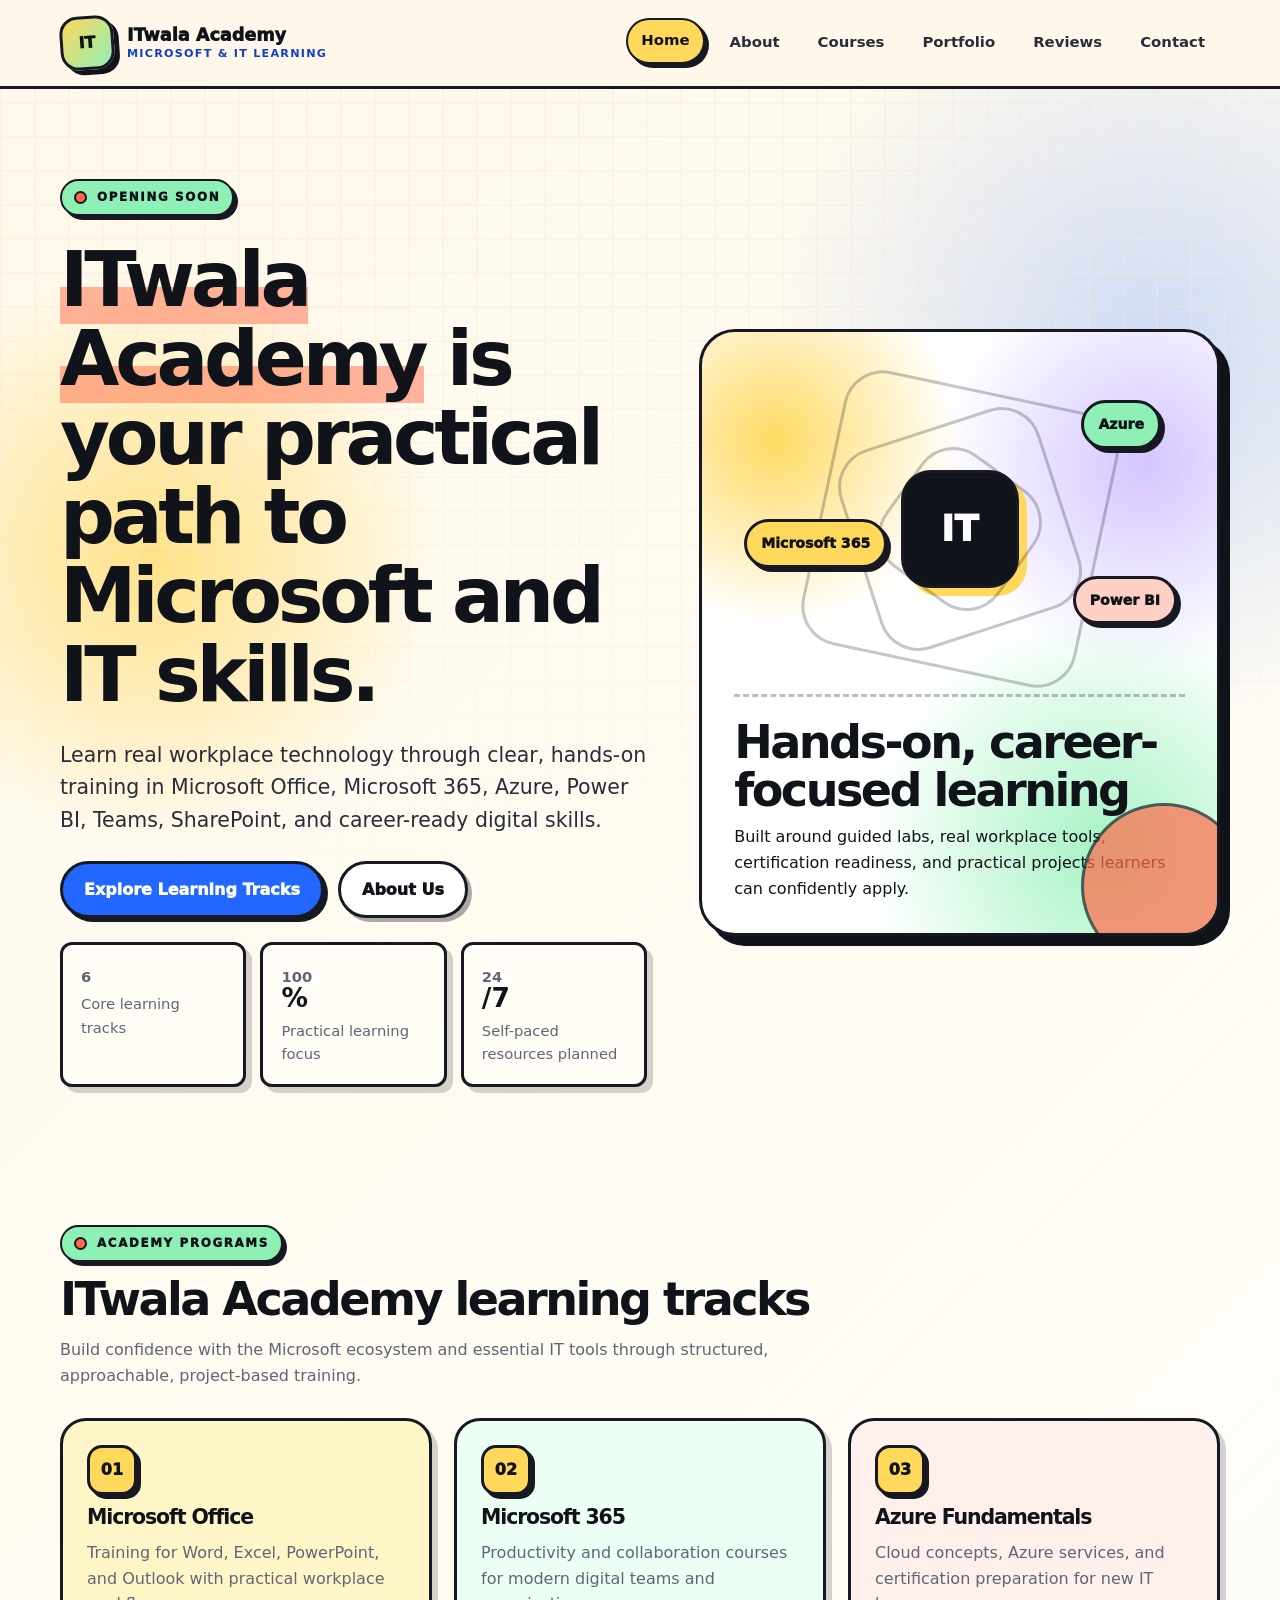
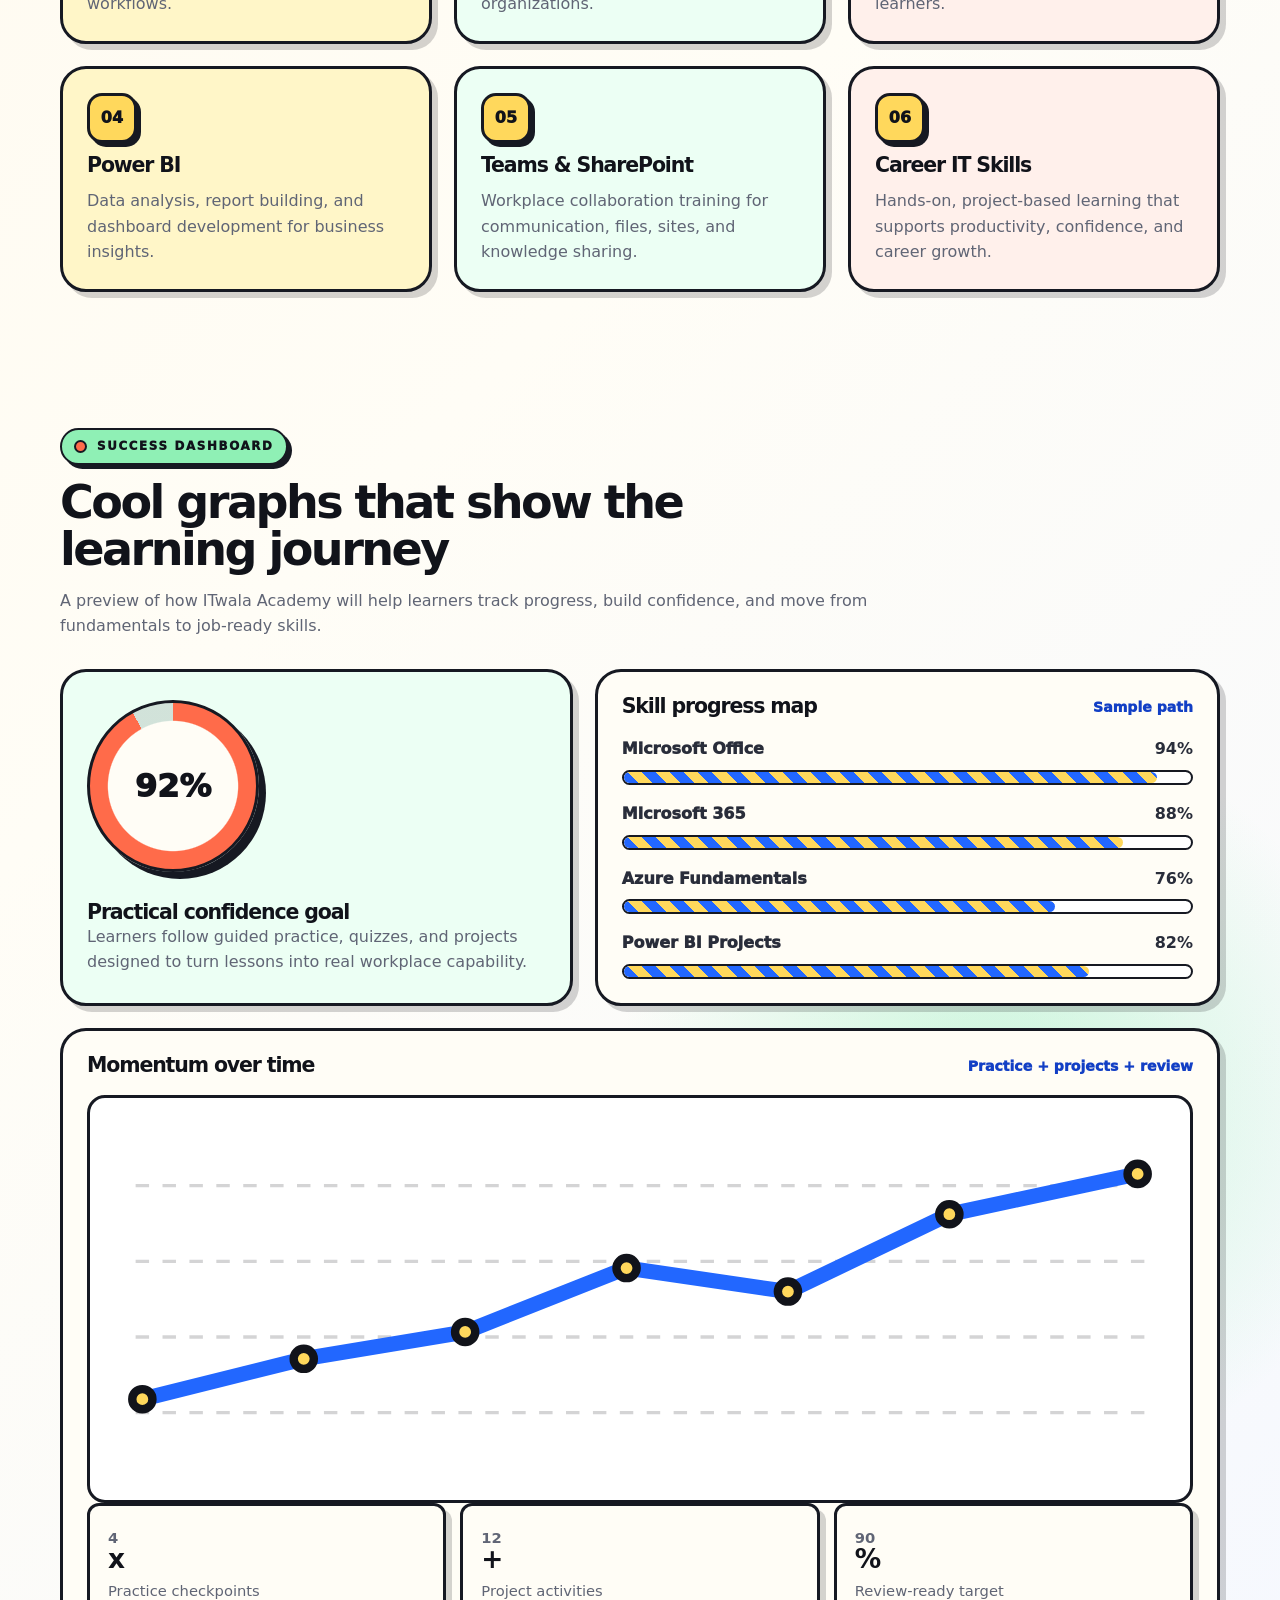
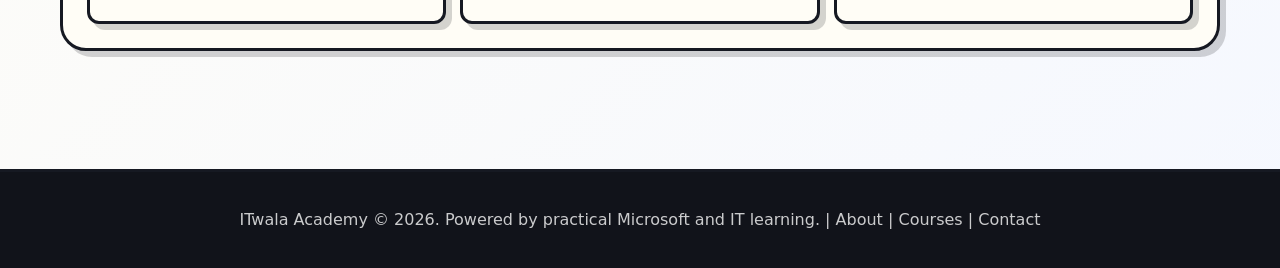
<file: index.html>
<!DOCTYPE html>
<html lang="en">
<head>
    <meta charset="UTF-8">
    <meta name="viewport" content="width=device-width, initial-scale=1.0">
    <title>ITwala Academy - Practical Microsoft &amp; IT Learning</title>
    <link rel="stylesheet" href="style.css">
    <script src="script.js" defer></script>
</head>
<body>
    <header class="site-header">
        <div class="site-shell">
            <div class="topbar">
                <a class="brand" href="index.html" aria-label="ITwala Academy home">
                    <span class="brand-mark">IT</span>
                    <span class="brand-text">
                        ITwala Academy
                        <small>Microsoft &amp; IT Learning</small>
                    </span>
                </a>

                <nav class="nav-links" aria-label="Primary navigation">
                    <a class="active" href="index.html">Home</a>
                    <a href="about.html">About</a>
                    <a href="courses.html">Courses</a>
                    <a href="portfolio.html">Portfolio</a>
                    <a href="customer-reviews.html">Reviews</a>
                    <a href="contact.html">Contact</a>
                </nav>
            </div>
        </div>
    </header>

    <main>
        <section class="site-shell hero">
            <div class="hero-content">
                <p class="eyebrow">Opening Soon</p>
                <h1><span class="gradient-text">ITwala Academy</span> is your practical path to Microsoft and IT skills.</h1>
                <p class="hero-lede">
                    Learn real workplace technology through clear, hands-on training in Microsoft Office,
                    Microsoft 365, Azure, Power BI, Teams, SharePoint, and career-ready digital skills.
                </p>

                <div class="cta-row">
                    <a class="button button-primary" href="#offerings">Explore Learning Tracks</a>
                    <a class="button button-secondary" href="about.html">About Us</a>
                </div>

                <div class="stats" aria-label="Academy highlights">
                    <div class="stat">
                        <strong><span class="counter" data-count="6">0</span></strong>
                        <span>Core learning tracks</span>
                    </div>
                    <div class="stat">
                        <strong><span class="counter" data-count="100">0</span>%</strong>
                        <span>Practical learning focus</span>
                    </div>
                    <div class="stat">
                        <strong><span class="counter" data-count="24">0</span>/7</strong>
                        <span>Self-paced resources planned</span>
                    </div>
                </div>
            </div>

            <aside class="nebula-card" aria-label="ITwala Academy learning focus">
                <div class="orbit">
                    <span class="orbit-ring"></span>
                    <span class="orbit-ring"></span>
                    <span class="orbit-ring"></span>
                    <span class="orbit-core">IT</span>
                    <span class="floating-chip chip-azure">Azure</span>
                    <span class="floating-chip chip-m365">Microsoft 365</span>
                    <span class="floating-chip chip-powerbi">Power BI</span>
                </div>

                <div class="card-footer">
                    <h2>Hands-on, career-focused learning</h2>
                    <p>
                        Built around guided labs, real workplace tools, certification readiness,
                        and practical projects learners can confidently apply.
                    </p>
                </div>
            </aside>
        </section>

        <section id="offerings" class="site-shell section">
            <div class="section-header">
                <p class="eyebrow">Academy Programs</p>
                <h2>ITwala Academy learning tracks</h2>
                <p>
                    Build confidence with the Microsoft ecosystem and essential IT tools through
                    structured, approachable, project-based training.
                </p>
            </div>

            <div class="offerings-grid">
                <article class="offering-card">
                    <div class="icon">01</div>
                    <h3>Microsoft Office</h3>
                    <p>Training for Word, Excel, PowerPoint, and Outlook with practical workplace workflows.</p>
                </article>

                <article class="offering-card">
                    <div class="icon">02</div>
                    <h3>Microsoft 365</h3>
                    <p>Productivity and collaboration courses for modern digital teams and organizations.</p>
                </article>

                <article class="offering-card">
                    <div class="icon">03</div>
                    <h3>Azure Fundamentals</h3>
                    <p>Cloud concepts, Azure services, and certification preparation for new IT learners.</p>
                </article>

                <article class="offering-card">
                    <div class="icon">04</div>
                    <h3>Power BI</h3>
                    <p>Data analysis, report building, and dashboard development for business insights.</p>
                </article>

                <article class="offering-card">
                    <div class="icon">05</div>
                    <h3>Teams &amp; SharePoint</h3>
                    <p>Workplace collaboration training for communication, files, sites, and knowledge sharing.</p>
                </article>

                <article class="offering-card">
                    <div class="icon">06</div>
                    <h3>Career IT Skills</h3>
                    <p>Hands-on, project-based learning that supports productivity, confidence, and career growth.</p>
                </article>
            </div>
        </section>

        <section id="success" class="site-shell section success-section">
            <div class="section-header">
                <p class="eyebrow">Success Dashboard</p>
                <h2>Cool graphs that show the learning journey</h2>
                <p>
                    A preview of how ITwala Academy will help learners track progress, build confidence,
                    and move from fundamentals to job-ready skills.
                </p>
            </div>

            <div class="success-lab" aria-label="Sample learner success graphs">
                <article class="graph-card success-overview">
                    <div class="radial-chart" style="--score: 92%;" aria-label="92 percent practical confidence goal">
                        <span>92%</span>
                    </div>
                    <div>
                        <h3>Practical confidence goal</h3>
                        <p>
                            Learners follow guided practice, quizzes, and projects designed to turn lessons
                            into real workplace capability.
                        </p>
                    </div>
                </article>

                <article class="graph-card">
                    <div class="graph-card-heading">
                        <h3>Skill progress map</h3>
                        <span>Sample path</span>
                    </div>

                    <div class="success-bars">
                        <div class="success-bar">
                            <div class="success-bar-label">
                                <span>Microsoft Office</span>
                                <strong>94%</strong>
                            </div>
                            <div class="success-bar-track">
                                <span class="success-bar-fill" data-value="94"></span>
                            </div>
                        </div>

                        <div class="success-bar">
                            <div class="success-bar-label">
                                <span>Microsoft 365</span>
                                <strong>88%</strong>
                            </div>
                            <div class="success-bar-track">
                                <span class="success-bar-fill" data-value="88"></span>
                            </div>
                        </div>

                        <div class="success-bar">
                            <div class="success-bar-label">
                                <span>Azure Fundamentals</span>
                                <strong>76%</strong>
                            </div>
                            <div class="success-bar-track">
                                <span class="success-bar-fill" data-value="76"></span>
                            </div>
                        </div>

                        <div class="success-bar">
                            <div class="success-bar-label">
                                <span>Power BI Projects</span>
                                <strong>82%</strong>
                            </div>
                            <div class="success-bar-track">
                                <span class="success-bar-fill" data-value="82"></span>
                            </div>
                        </div>
                    </div>
                </article>

                <article class="graph-card graph-card-wide">
                    <div class="graph-card-heading">
                        <h3>Momentum over time</h3>
                        <span>Practice + projects + review</span>
                    </div>

                    <div class="line-chart" aria-hidden="true">
                        <svg viewBox="0 0 640 220" role="img">
                            <defs>
                                <linearGradient id="lineGradient" x1="0" x2="1" y1="0" y2="0">
                                    <stop offset="0%" stop-color="#061225"></stop>
                                    <stop offset="55%" stop-color="#12345f"></stop>
                                    <stop offset="100%" stop-color="#2563eb"></stop>
                                </linearGradient>
                            </defs>
                            <path class="grid-line" d="M20 180H620"></path>
                            <path class="grid-line" d="M20 135H620"></path>
                            <path class="grid-line" d="M20 90H620"></path>
                            <path class="grid-line" d="M20 45H620"></path>
                            <polyline class="line-path" points="24,172 120,148 216,132 312,94 408,108 504,62 616,38"></polyline>
                            <circle cx="24" cy="172" r="6"></circle>
                            <circle cx="120" cy="148" r="6"></circle>
                            <circle cx="216" cy="132" r="6"></circle>
                            <circle cx="312" cy="94" r="6"></circle>
                            <circle cx="408" cy="108" r="6"></circle>
                            <circle cx="504" cy="62" r="6"></circle>
                            <circle cx="616" cy="38" r="6"></circle>
                        </svg>
                    </div>

                    <div class="success-metrics">
                        <div>
                            <strong><span class="counter" data-count="4">0</span>x</strong>
                            <span>Practice checkpoints</span>
                        </div>
                        <div>
                            <strong><span class="counter" data-count="12">0</span>+</strong>
                            <span>Project activities</span>
                        </div>
                        <div>
                            <strong><span class="counter" data-count="90">0</span>%</strong>
                            <span>Review-ready target</span>
                        </div>
                    </div>
                </article>
            </div>
        </section>
    </main>

    <footer class="site-footer">
        <div class="site-shell footer-inner">
            <p>
                ITwala Academy &copy; 2026. Powered by practical Microsoft and IT learning.
                <span aria-hidden="true"> | </span>
                <a href="about.html">About</a>
                <span aria-hidden="true"> | </span>
                <a href="courses.html">Courses</a>
                <span aria-hidden="true"> | </span>
                <a href="contact.html">Contact</a>
            </p>
        </div>
    </footer>
</body>
</html>
</file>
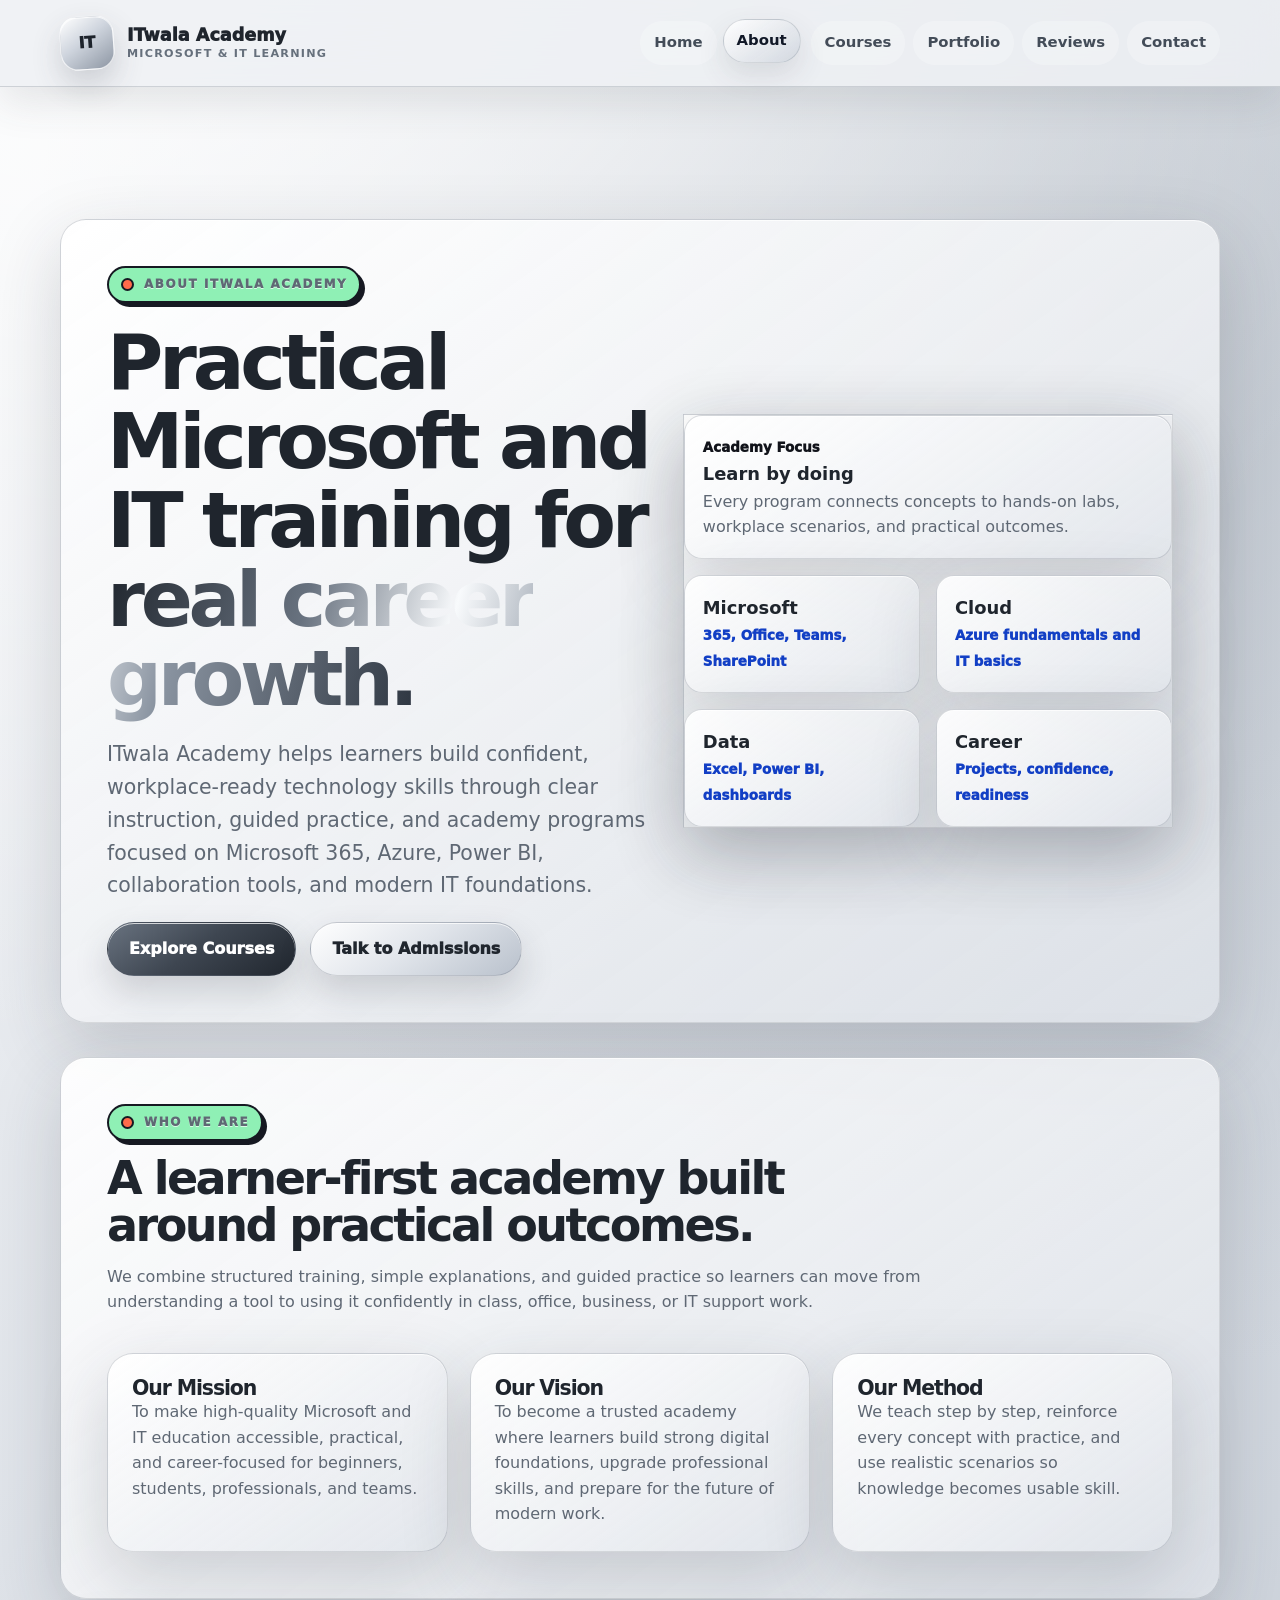
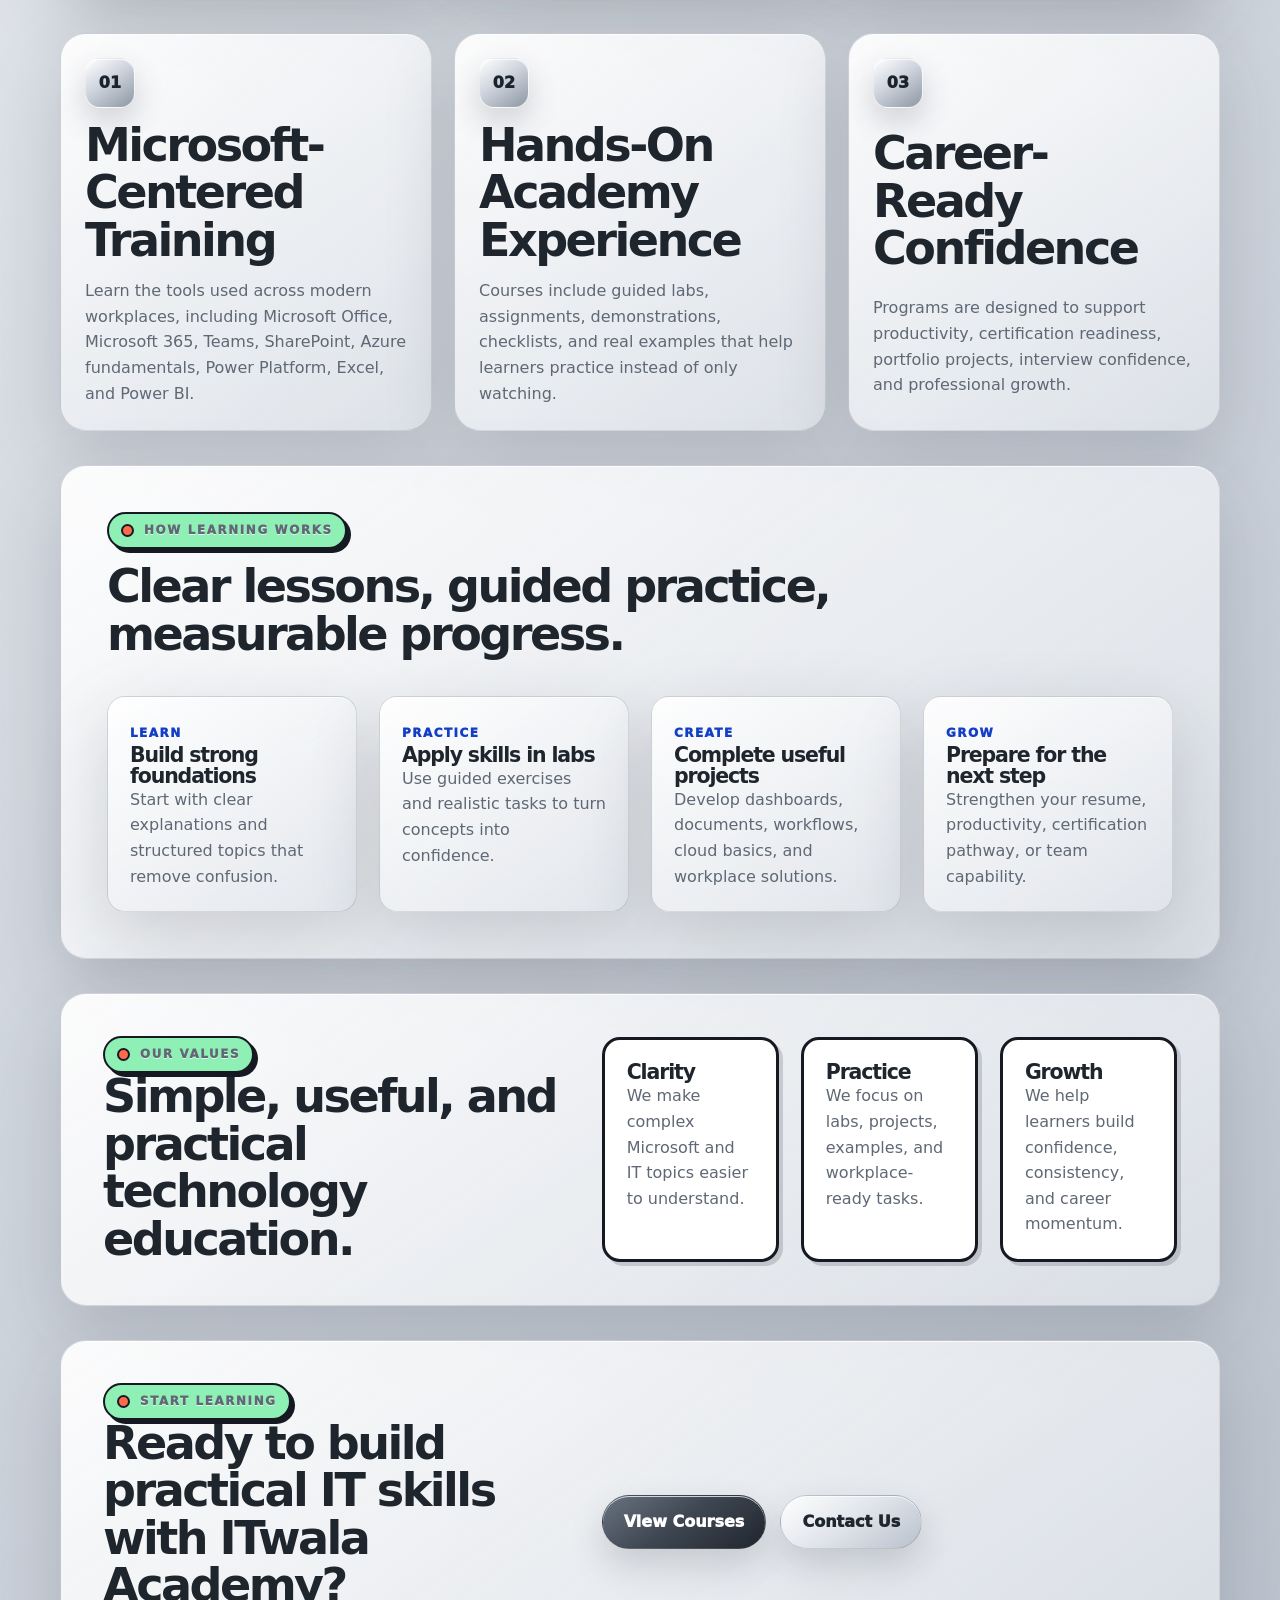
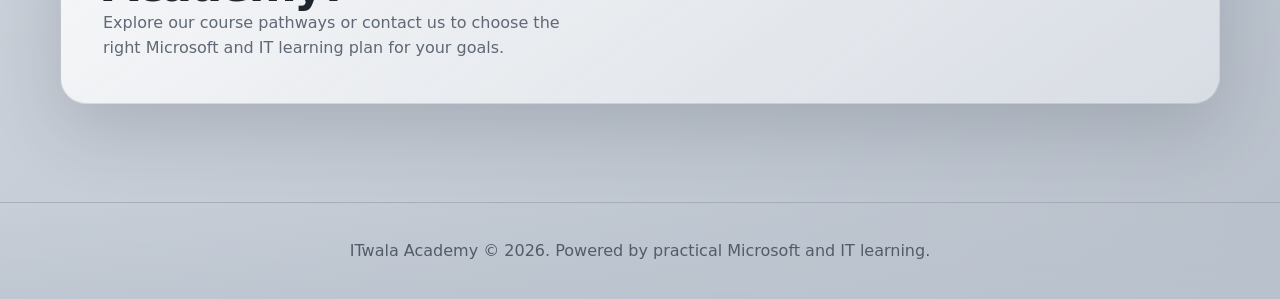
<file: about.html>
<!DOCTYPE html>
<html lang="en">
<head>
    <meta charset="UTF-8">
    <meta name="viewport" content="width=device-width, initial-scale=1.0">
    <title>About Us - ITwala Academy</title>
    <link rel="stylesheet" href="style.css">
    <link rel="stylesheet" href="silver-grey-theme.css">
    <script src="script.js" defer></script>
</head>
<body>
    <header class="site-header">
        <div class="site-shell">
            <div class="topbar">
                <a class="brand" href="index.html" aria-label="ITwala Academy home">
                    <span class="brand-mark">IT</span>
                    <span class="brand-text">
                        ITwala Academy
                        <small>Microsoft &amp; IT Learning</small>
                    </span>
                </a>

                <nav class="nav-links" aria-label="Primary navigation">
                    <a href="index.html">Home</a>
                    <a class="active" href="about.html">About</a>
                    <a href="courses.html">Courses</a>
                    <a href="portfolio.html">Portfolio</a>
                    <a href="customer-reviews.html">Reviews</a>
                    <a href="contact.html">Contact</a>
                </nav>
            </div>
        </div>
    </header>

    <main class="site-shell section about-page">
        <section class="content-card about-intro-card">
            <div class="about-hero-grid">
                <div class="about-hero-copy">
                    <p class="eyebrow">About ITwala Academy</p>
                    <h1>Practical Microsoft and IT training for <span class="gradient-text">real career growth.</span></h1>
                    <p class="hero-lede">
                        ITwala Academy helps learners build confident, workplace-ready technology skills through
                        clear instruction, guided practice, and academy programs focused on Microsoft 365, Azure,
                        Power BI, collaboration tools, and modern IT foundations.
                    </p>

                    <div class="cta-row">
                        <a class="button button-primary" href="courses.html">Explore Courses</a>
                        <a class="button button-secondary" href="contact.html">Talk to Admissions</a>
                    </div>
                </div>

                <aside class="academy-snapshot" aria-label="ITwala Academy learning promise">
                    <div class="snapshot-card snapshot-feature">
                        <span>Academy Focus</span>
                        <strong>Learn by doing</strong>
                        <p>Every program connects concepts to hands-on labs, workplace scenarios, and practical outcomes.</p>
                    </div>

                    <div class="snapshot-grid">
                        <div class="snapshot-card">
                            <strong>Microsoft</strong>
                            <span>365, Office, Teams, SharePoint</span>
                        </div>
                        <div class="snapshot-card">
                            <strong>Cloud</strong>
                            <span>Azure fundamentals and IT basics</span>
                        </div>
                        <div class="snapshot-card">
                            <strong>Data</strong>
                            <span>Excel, Power BI, dashboards</span>
                        </div>
                        <div class="snapshot-card">
                            <strong>Career</strong>
                            <span>Projects, confidence, readiness</span>
                        </div>
                    </div>
                </aside>
            </div>
        </section>

        <section class="content-card about-story-card">
            <div class="section-header">
                <p class="eyebrow">Who We Are</p>
                <h2>A learner-first academy built around practical outcomes.</h2>
                <p>
                    We combine structured training, simple explanations, and guided practice so learners can move
                    from understanding a tool to using it confidently in class, office, business, or IT support work.
                </p>
            </div>

            <div class="story-grid">
                <article class="story-panel">
                    <h3>Our Mission</h3>
                    <p>
                        To make high-quality Microsoft and IT education accessible, practical, and career-focused
                        for beginners, students, professionals, and teams.
                    </p>
                </article>

                <article class="story-panel">
                    <h3>Our Vision</h3>
                    <p>
                        To become a trusted academy where learners build strong digital foundations, upgrade
                        professional skills, and prepare for the future of modern work.
                    </p>
                </article>

                <article class="story-panel">
                    <h3>Our Method</h3>
                    <p>
                        We teach step by step, reinforce every concept with practice, and use realistic scenarios
                        so knowledge becomes usable skill.
                    </p>
                </article>
            </div>
        </section>

        <section class="about-details" aria-label="What makes ITwala Academy different">
            <article class="detail-card">
                <span class="detail-number">01</span>
                <h2>Microsoft-Centered Training</h2>
                <p>
                    Learn the tools used across modern workplaces, including Microsoft Office, Microsoft 365,
                    Teams, SharePoint, Azure fundamentals, Power Platform, Excel, and Power BI.
                </p>
            </article>

            <article class="detail-card">
                <span class="detail-number">02</span>
                <h2>Hands-On Academy Experience</h2>
                <p>
                    Courses include guided labs, assignments, demonstrations, checklists, and real examples that
                    help learners practice instead of only watching.
                </p>
            </article>

            <article class="detail-card">
                <span class="detail-number">03</span>
                <h2>Career-Ready Confidence</h2>
                <p>
                    Programs are designed to support productivity, certification readiness, portfolio projects,
                    interview confidence, and professional growth.
                </p>
            </article>
        </section>

        <section class="content-card learning-model-card">
            <div class="section-header">
                <p class="eyebrow">How Learning Works</p>
                <h2>Clear lessons, guided practice, measurable progress.</h2>
            </div>

            <div class="learning-steps">
                <article>
                    <span>Learn</span>
                    <h3>Build strong foundations</h3>
                    <p>Start with clear explanations and structured topics that remove confusion.</p>
                </article>

                <article>
                    <span>Practice</span>
                    <h3>Apply skills in labs</h3>
                    <p>Use guided exercises and realistic tasks to turn concepts into confidence.</p>
                </article>

                <article>
                    <span>Create</span>
                    <h3>Complete useful projects</h3>
                    <p>Develop dashboards, documents, workflows, cloud basics, and workplace solutions.</p>
                </article>

                <article>
                    <span>Grow</span>
                    <h3>Prepare for the next step</h3>
                    <p>Strengthen your resume, productivity, certification pathway, or team capability.</p>
                </article>
            </div>
        </section>

        <section class="values-card">
            <div>
                <p class="eyebrow">Our Values</p>
                <h2>Simple, useful, and practical technology education.</h2>
            </div>

            <div class="values-grid">
                <div>
                    <h3>Clarity</h3>
                    <p>We make complex Microsoft and IT topics easier to understand.</p>
                </div>
                <div>
                    <h3>Practice</h3>
                    <p>We focus on labs, projects, examples, and workplace-ready tasks.</p>
                </div>
                <div>
                    <h3>Growth</h3>
                    <p>We help learners build confidence, consistency, and career momentum.</p>
                </div>
            </div>
        </section>

        <section class="about-cta-card">
            <div>
                <p class="eyebrow">Start Learning</p>
                <h2>Ready to build practical IT skills with ITwala Academy?</h2>
                <p>
                    Explore our course pathways or contact us to choose the right Microsoft and IT learning plan
                    for your goals.
                </p>
            </div>

            <div class="cta-row">
                <a class="button button-primary" href="courses.html">View Courses</a>
                <a class="button button-secondary" href="contact.html">Contact Us</a>
            </div>
        </section>
    </main>

    <footer class="site-footer">
        <div class="site-shell footer-inner">
            <p>ITwala Academy &copy; 2026. Powered by practical Microsoft and IT learning.</p>
        </div>
    </footer>
</body>
</html>
</file>
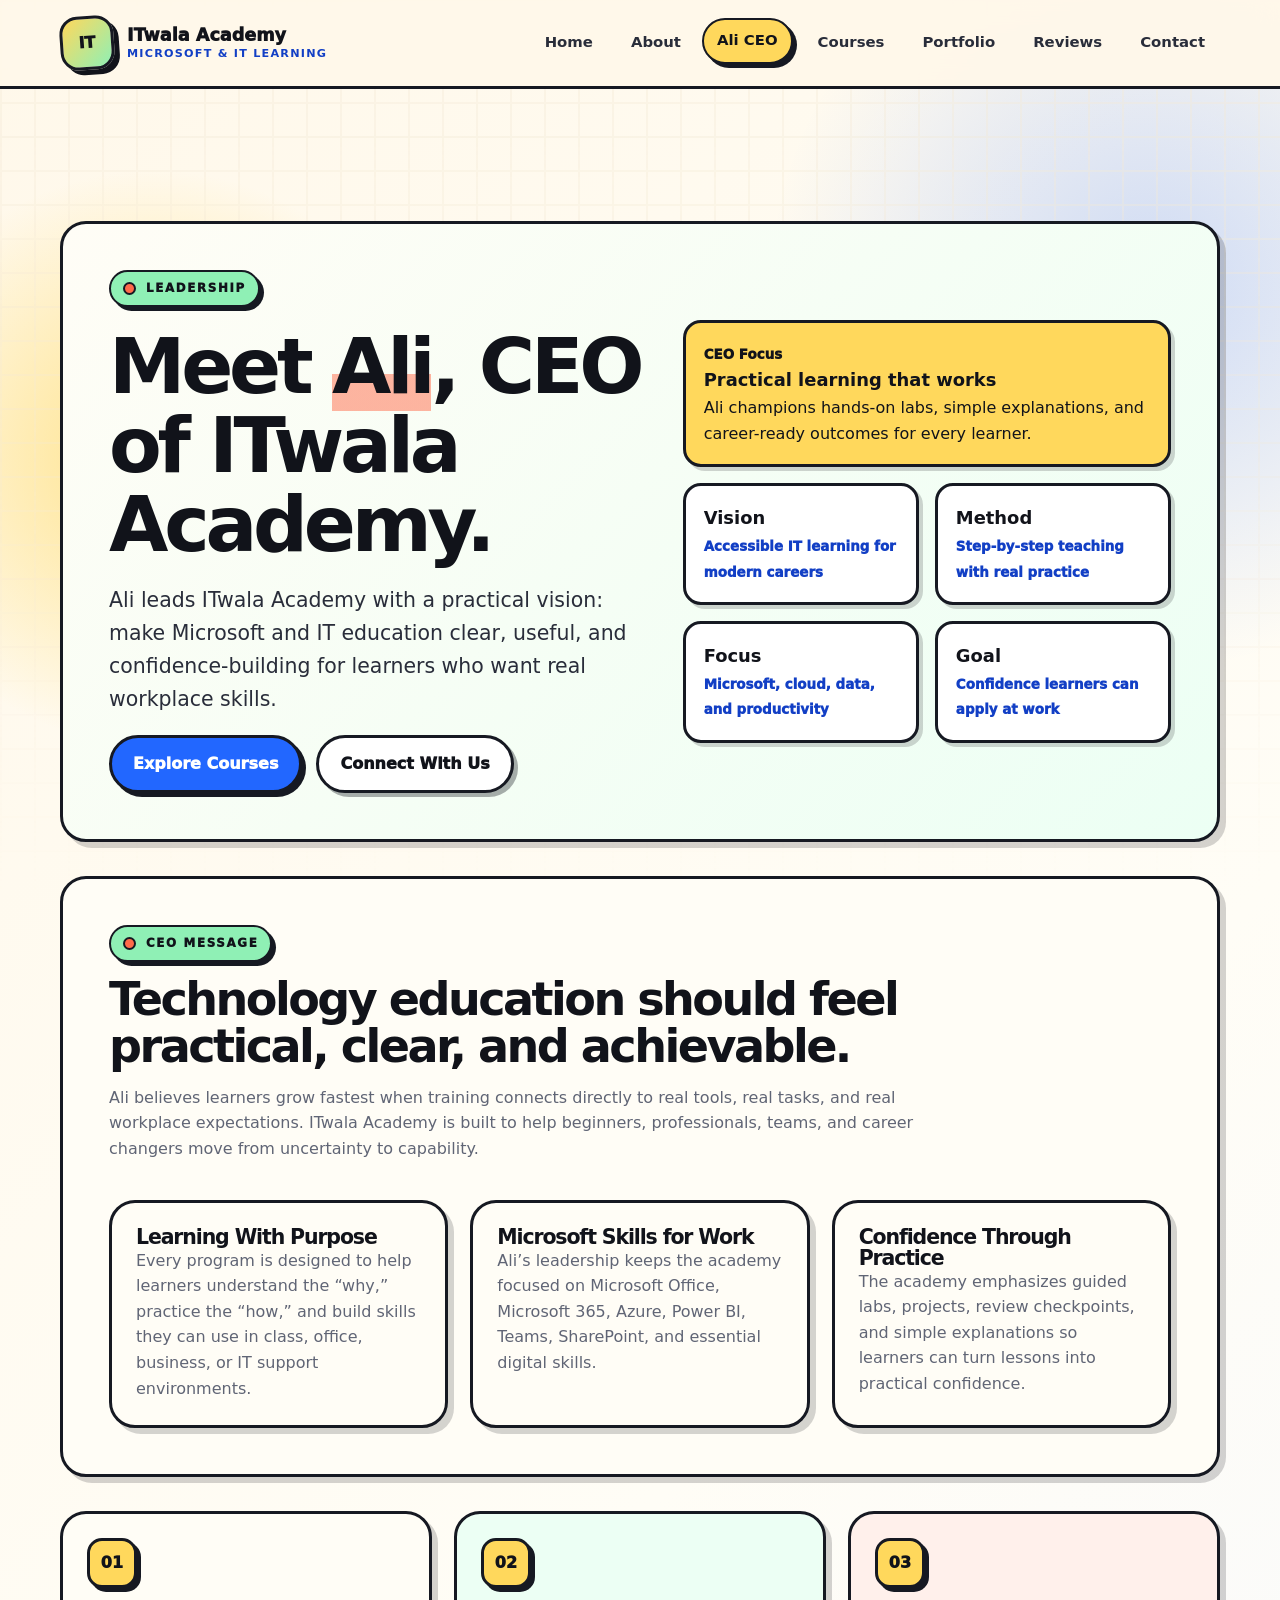
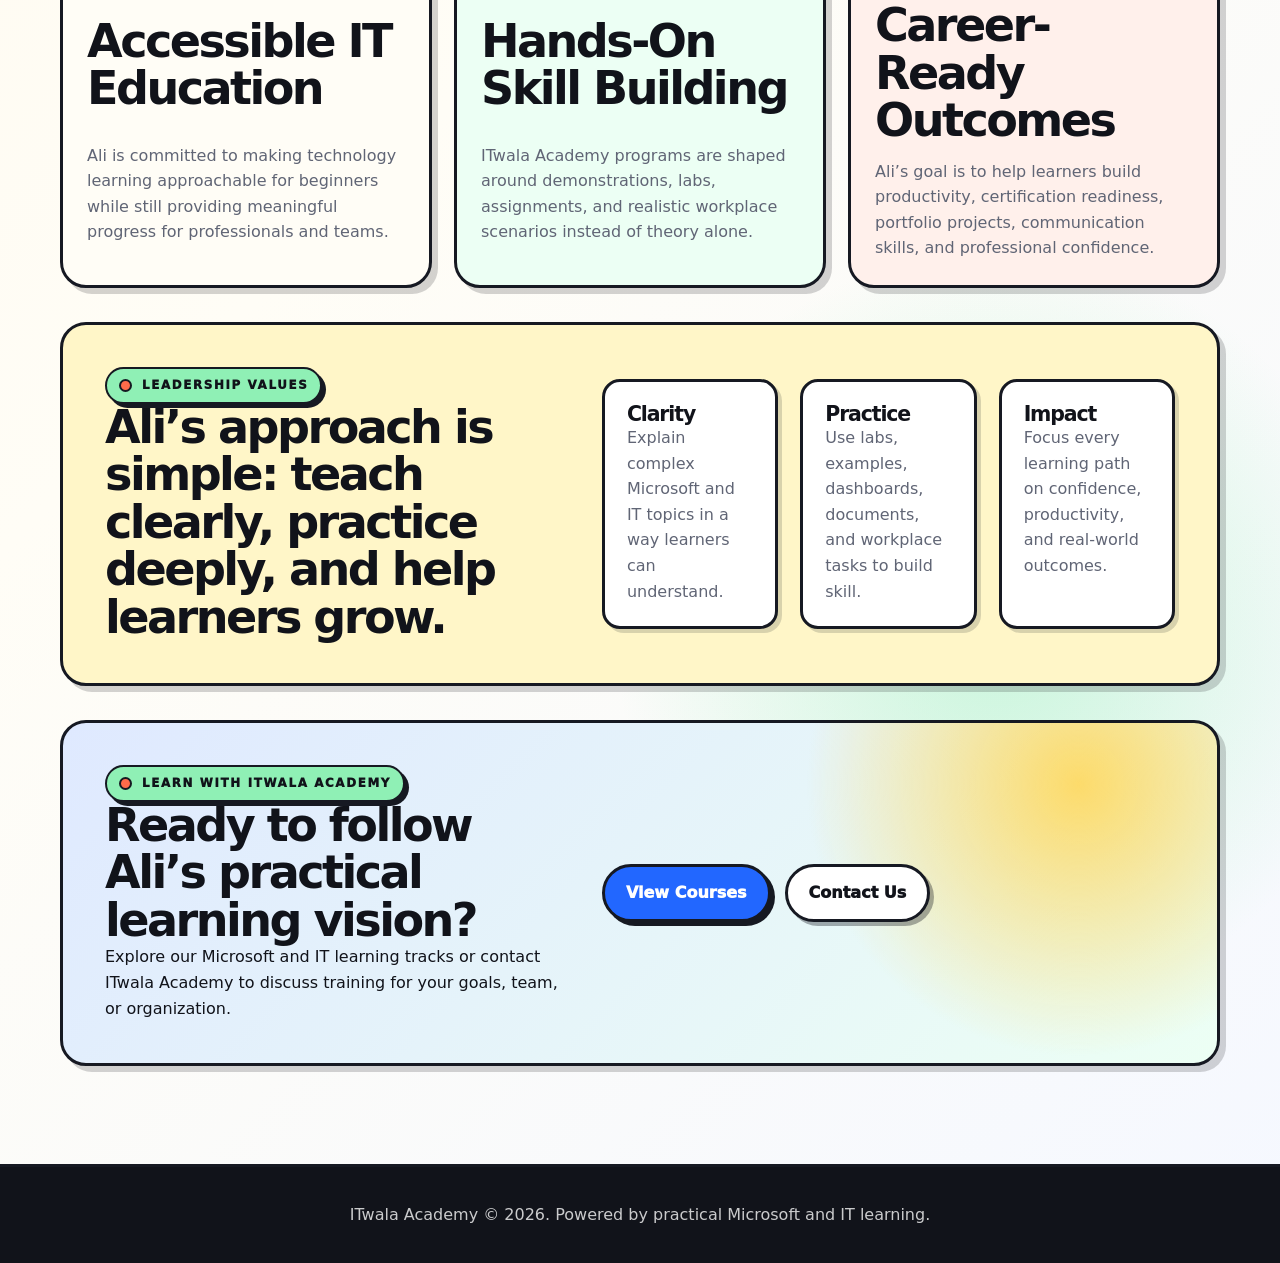
<file: ali-ceo.html>
<!DOCTYPE html>
<html lang="en">
<head>
    <meta charset="UTF-8">
    <meta name="viewport" content="width=device-width, initial-scale=1.0">
    <title>Ali CEO - ITwala Academy</title>
    <link rel="stylesheet" href="style.css">
    <script src="script.js" defer></script>
</head>
<body>
    <header class="site-header">
        <div class="site-shell">
            <div class="topbar">
                <a class="brand" href="index.html" aria-label="ITwala Academy home">
                    <span class="brand-mark">IT</span>
                    <span class="brand-text">
                        ITwala Academy
                        <small>Microsoft &amp; IT Learning</small>
                    </span>
                </a>

                <nav class="nav-links" aria-label="Primary navigation">
                    <a href="index.html">Home</a>
                    <a href="about.html">About</a>
                    <a class="active" href="ali-ceo.html">Ali CEO</a>
                    <a href="courses.html">Courses</a>
                    <a href="portfolio.html">Portfolio</a>
                    <a href="customer-reviews.html">Reviews</a>
                    <a href="contact.html">Contact</a>
                </nav>
            </div>
        </div>
    </header>

    <main class="site-shell section about-page">
        <section class="content-card about-intro-card">
            <div class="about-hero-grid">
                <div class="about-hero-copy">
                    <p class="eyebrow">Leadership</p>
                    <h1>Meet <span class="gradient-text">Ali</span>, CEO of ITwala Academy.</h1>
                    <p class="hero-lede">
                        Ali leads ITwala Academy with a practical vision: make Microsoft and IT education clear,
                        useful, and confidence-building for learners who want real workplace skills.
                    </p>

                    <div class="cta-row">
                        <a class="button button-primary" href="courses.html">Explore Courses</a>
                        <a class="button button-secondary" href="contact.html">Connect With Us</a>
                    </div>
                </div>

                <aside class="academy-snapshot" aria-label="Ali CEO leadership snapshot">
                    <div class="snapshot-card snapshot-feature">
                        <span>CEO Focus</span>
                        <strong>Practical learning that works</strong>
                        <p>Ali champions hands-on labs, simple explanations, and career-ready outcomes for every learner.</p>
                    </div>

                    <div class="snapshot-grid">
                        <div class="snapshot-card">
                            <strong>Vision</strong>
                            <span>Accessible IT learning for modern careers</span>
                        </div>
                        <div class="snapshot-card">
                            <strong>Method</strong>
                            <span>Step-by-step teaching with real practice</span>
                        </div>
                        <div class="snapshot-card">
                            <strong>Focus</strong>
                            <span>Microsoft, cloud, data, and productivity</span>
                        </div>
                        <div class="snapshot-card">
                            <strong>Goal</strong>
                            <span>Confidence learners can apply at work</span>
                        </div>
                    </div>
                </aside>
            </div>
        </section>

        <section class="content-card about-story-card">
            <div class="section-header">
                <p class="eyebrow">CEO Message</p>
                <h2>Technology education should feel practical, clear, and achievable.</h2>
                <p>
                    Ali believes learners grow fastest when training connects directly to real tools,
                    real tasks, and real workplace expectations. ITwala Academy is built to help beginners,
                    professionals, teams, and career changers move from uncertainty to capability.
                </p>
            </div>

            <div class="story-grid">
                <article class="story-panel">
                    <h3>Learning With Purpose</h3>
                    <p>
                        Every program is designed to help learners understand the “why,” practice the “how,”
                        and build skills they can use in class, office, business, or IT support environments.
                    </p>
                </article>

                <article class="story-panel">
                    <h3>Microsoft Skills for Work</h3>
                    <p>
                        Ali’s leadership keeps the academy focused on Microsoft Office, Microsoft 365,
                        Azure, Power BI, Teams, SharePoint, and essential digital skills.
                    </p>
                </article>

                <article class="story-panel">
                    <h3>Confidence Through Practice</h3>
                    <p>
                        The academy emphasizes guided labs, projects, review checkpoints, and simple
                        explanations so learners can turn lessons into practical confidence.
                    </p>
                </article>
            </div>
        </section>

        <section class="about-details" aria-label="Ali CEO leadership priorities">
            <article class="detail-card">
                <span class="detail-number">01</span>
                <h2>Accessible IT Education</h2>
                <p>
                    Ali is committed to making technology learning approachable for beginners while still
                    providing meaningful progress for professionals and teams.
                </p>
            </article>

            <article class="detail-card">
                <span class="detail-number">02</span>
                <h2>Hands-On Skill Building</h2>
                <p>
                    ITwala Academy programs are shaped around demonstrations, labs, assignments, and
                    realistic workplace scenarios instead of theory alone.
                </p>
            </article>

            <article class="detail-card">
                <span class="detail-number">03</span>
                <h2>Career-Ready Outcomes</h2>
                <p>
                    Ali’s goal is to help learners build productivity, certification readiness, portfolio
                    projects, communication skills, and professional confidence.
                </p>
            </article>
        </section>

        <section class="values-card">
            <div>
                <p class="eyebrow">Leadership Values</p>
                <h2>Ali’s approach is simple: teach clearly, practice deeply, and help learners grow.</h2>
            </div>

            <div class="values-grid">
                <div>
                    <h3>Clarity</h3>
                    <p>Explain complex Microsoft and IT topics in a way learners can understand.</p>
                </div>
                <div>
                    <h3>Practice</h3>
                    <p>Use labs, examples, dashboards, documents, and workplace tasks to build skill.</p>
                </div>
                <div>
                    <h3>Impact</h3>
                    <p>Focus every learning path on confidence, productivity, and real-world outcomes.</p>
                </div>
            </div>
        </section>

        <section class="about-cta-card">
            <div>
                <p class="eyebrow">Learn With ITwala Academy</p>
                <h2>Ready to follow Ali’s practical learning vision?</h2>
                <p>
                    Explore our Microsoft and IT learning tracks or contact ITwala Academy to discuss
                    training for your goals, team, or organization.
                </p>
            </div>

            <div class="cta-row">
                <a class="button button-primary" href="courses.html">View Courses</a>
                <a class="button button-secondary" href="contact.html">Contact Us</a>
            </div>
        </section>
    </main>

    <footer class="site-footer">
        <div class="site-shell footer-inner">
            <p>ITwala Academy &copy; 2026. Powered by practical Microsoft and IT learning.</p>
        </div>
    </footer>
</body>
</html>
</file>
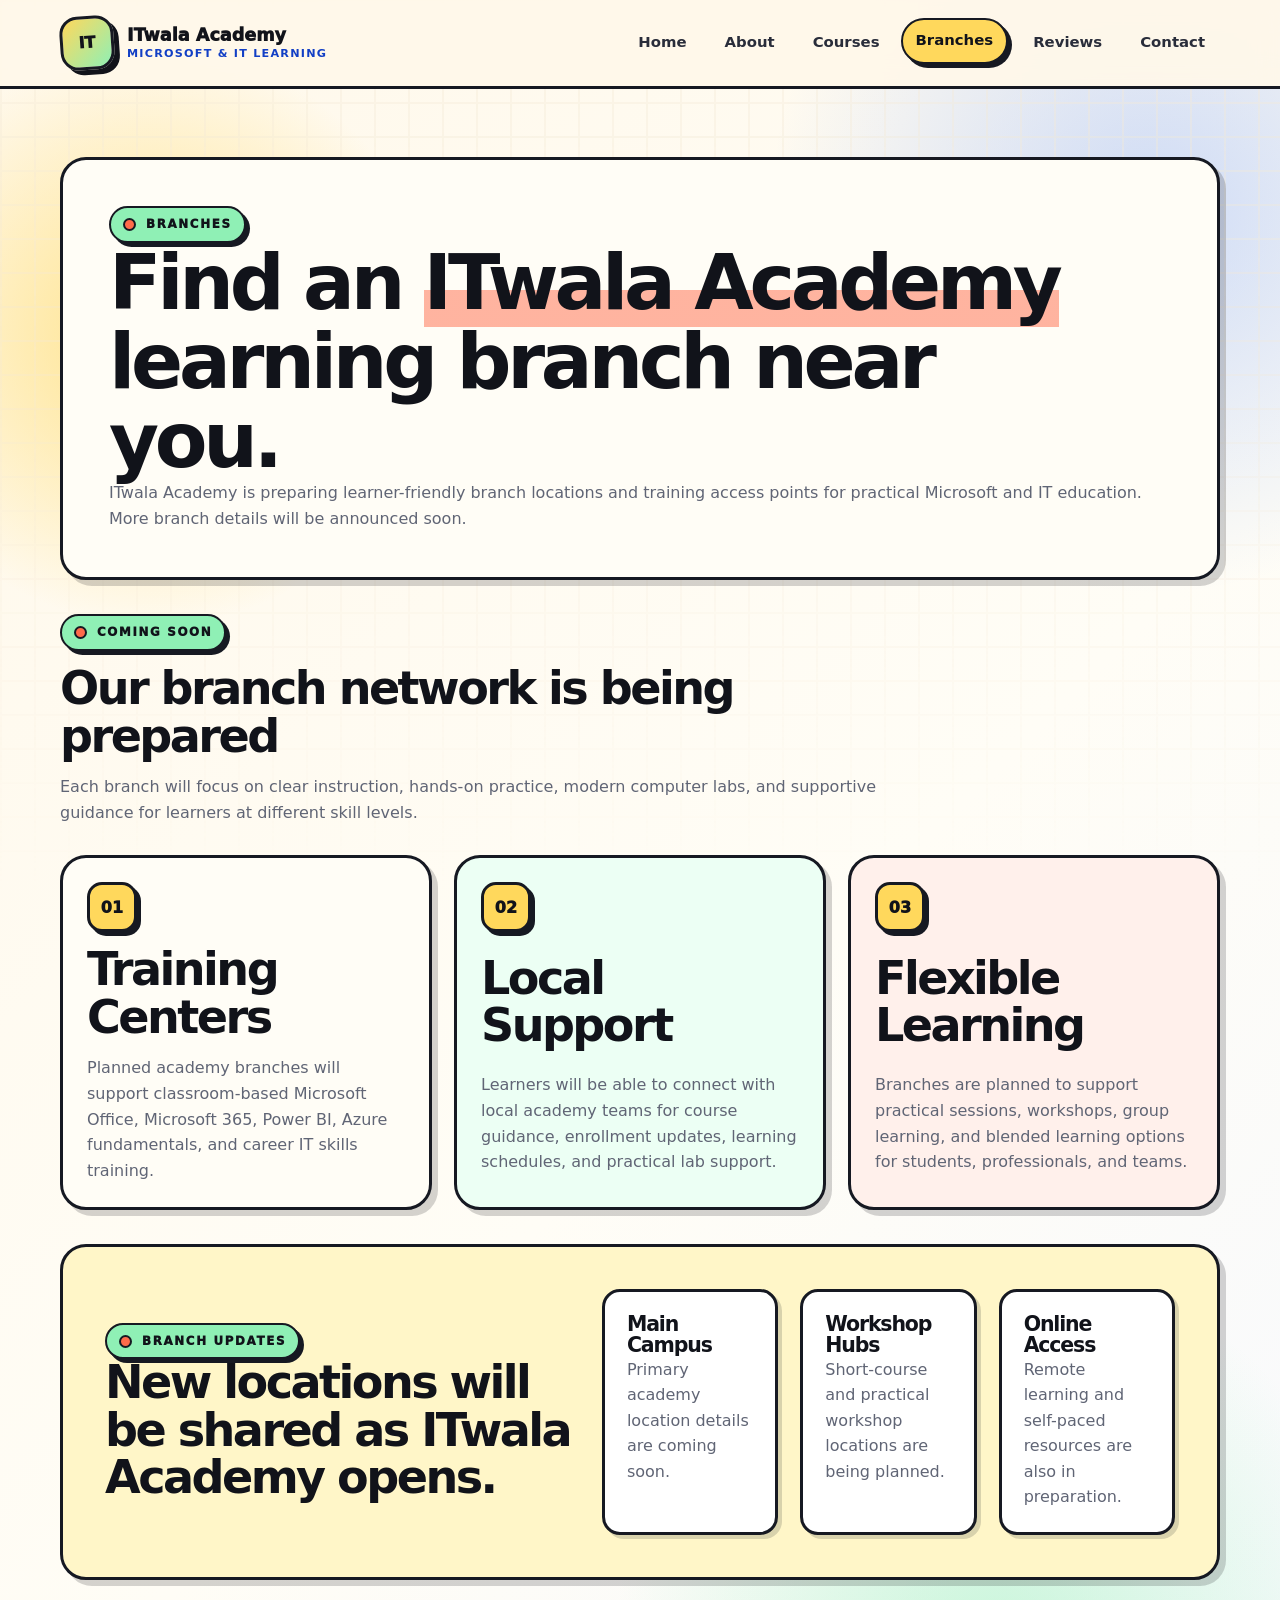
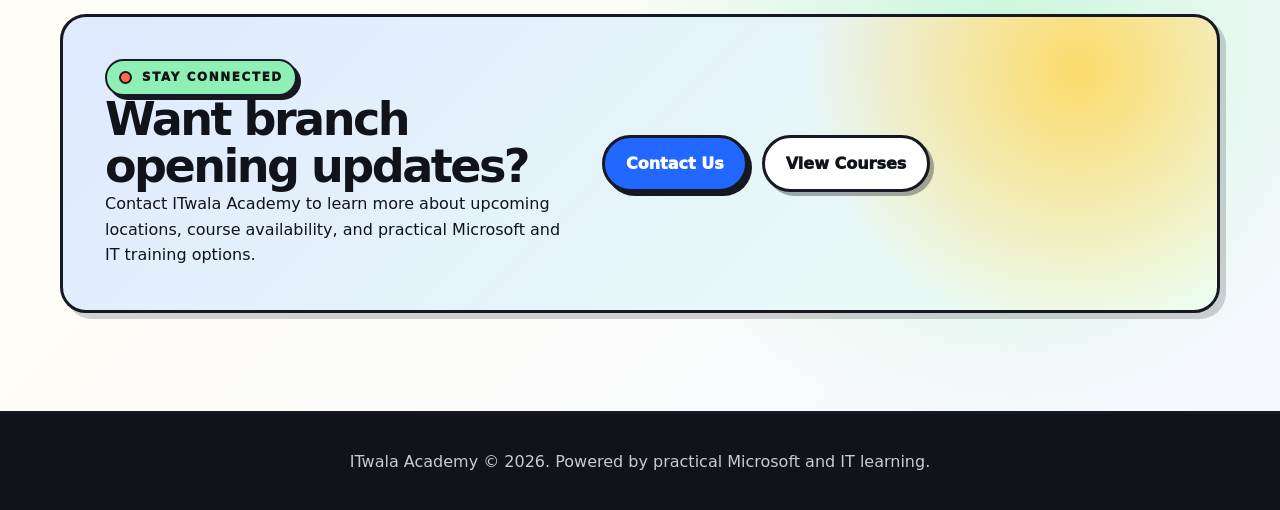
<file: branches.html>
<!DOCTYPE html>
<html lang="en">
<head>
    <meta charset="UTF-8">
    <meta name="viewport" content="width=device-width, initial-scale=1.0">
    <title>Branches - ITwala Academy</title>
    <link rel="stylesheet" href="style.css">
    <script src="script.js" defer></script>
</head>
<body>
    <header class="site-header">
        <div class="site-shell">
            <div class="topbar">
                <a class="brand" href="index.html" aria-label="ITwala Academy home">
                    <span class="brand-mark">IT</span>
                    <span class="brand-text">
                        ITwala Academy
                        <small>Microsoft &amp; IT Learning</small>
                    </span>
                </a>

                <nav class="nav-links" aria-label="Primary navigation">
                    <a href="index.html">Home</a>
                    <a href="about.html">About</a>
                    <a href="courses.html">Courses</a>
                    <a class="active" href="branches.html">Branches</a>
                    <a href="reviews.html">Reviews</a>
                    <a href="contact.html">Contact</a>
                </nav>
            </div>
        </div>
    </header>

    <main class="site-shell section about-page">
        <section class="content-card">
            <p class="eyebrow">Branches</p>
            <h1>Find an <span class="gradient-text">ITwala Academy</span> learning branch near you.</h1>
            <p>
                ITwala Academy is preparing learner-friendly branch locations and training access points
                for practical Microsoft and IT education. More branch details will be announced soon.
            </p>
        </section>

        <section>
            <div class="section-header">
                <p class="eyebrow">Coming Soon</p>
                <h2>Our branch network is being prepared</h2>
                <p>
                    Each branch will focus on clear instruction, hands-on practice, modern computer labs,
                    and supportive guidance for learners at different skill levels.
                </p>
            </div>

            <div class="about-details">
                <article class="detail-card">
                    <span class="detail-number">01</span>
                    <h2>Training Centers</h2>
                    <p>
                        Planned academy branches will support classroom-based Microsoft Office, Microsoft 365,
                        Power BI, Azure fundamentals, and career IT skills training.
                    </p>
                </article>

                <article class="detail-card">
                    <span class="detail-number">02</span>
                    <h2>Local Support</h2>
                    <p>
                        Learners will be able to connect with local academy teams for course guidance,
                        enrollment updates, learning schedules, and practical lab support.
                    </p>
                </article>

                <article class="detail-card">
                    <span class="detail-number">03</span>
                    <h2>Flexible Learning</h2>
                    <p>
                        Branches are planned to support practical sessions, workshops, group learning,
                        and blended learning options for students, professionals, and teams.
                    </p>
                </article>
            </div>
        </section>

        <section class="values-card">
            <div>
                <p class="eyebrow">Branch Updates</p>
                <h2>New locations will be shared as ITwala Academy opens.</h2>
            </div>

            <div class="values-grid">
                <div>
                    <h3>Main Campus</h3>
                    <p>Primary academy location details are coming soon.</p>
                </div>
                <div>
                    <h3>Workshop Hubs</h3>
                    <p>Short-course and practical workshop locations are being planned.</p>
                </div>
                <div>
                    <h3>Online Access</h3>
                    <p>Remote learning and self-paced resources are also in preparation.</p>
                </div>
            </div>
        </section>

        <section class="about-cta-card">
            <div>
                <p class="eyebrow">Stay Connected</p>
                <h2>Want branch opening updates?</h2>
                <p>
                    Contact ITwala Academy to learn more about upcoming locations, course availability,
                    and practical Microsoft and IT training options.
                </p>
            </div>

            <div class="cta-row">
                <a class="button button-primary" href="contact.html">Contact Us</a>
                <a class="button button-secondary" href="courses.html">View Courses</a>
            </div>
        </section>
    </main>

    <footer class="site-footer">
        <div class="site-shell footer-inner">
            <p>ITwala Academy &copy; 2026. Powered by practical Microsoft and IT learning.</p>
        </div>
    </footer>
</body>
</html>
</file>
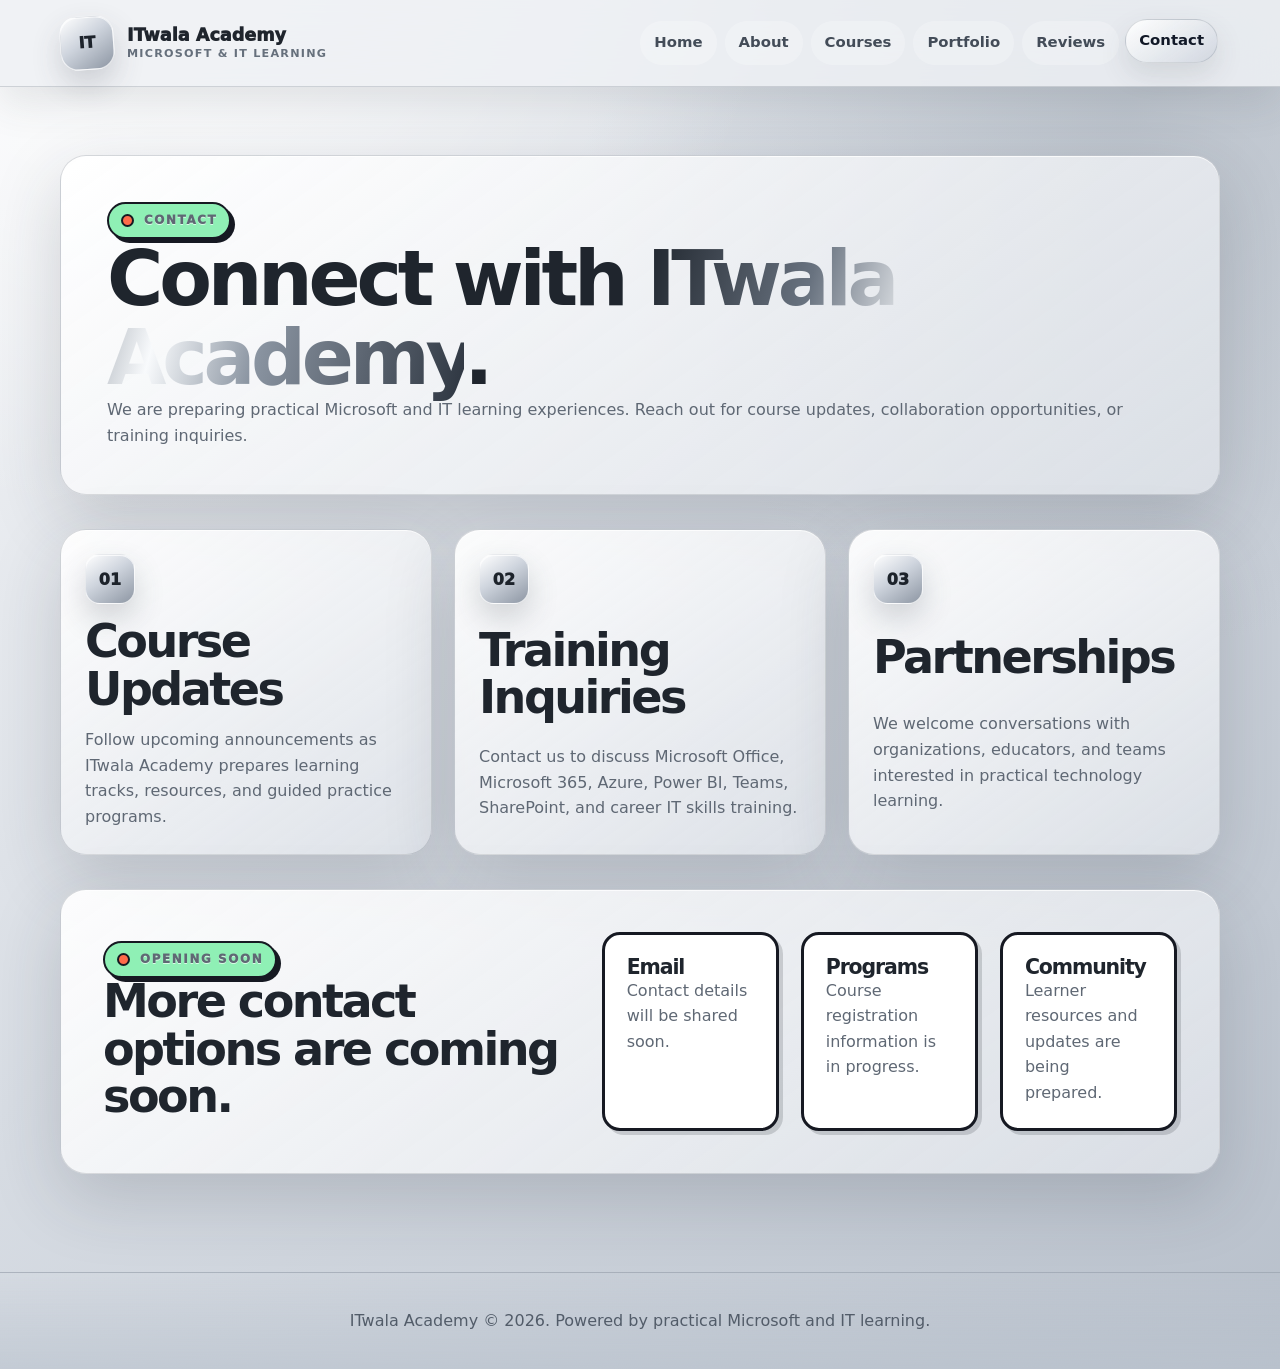
<file: contact.html>
<!DOCTYPE html>
<html lang="en">
<head>
    <meta charset="UTF-8">
    <meta name="viewport" content="width=device-width, initial-scale=1.0">
    <title>Contact - ITwala Academy</title>
    <link rel="stylesheet" href="style.css">
    <link rel="stylesheet" href="silver-grey-theme.css">
    <script src="script.js" defer></script>
</head>
<body>
    <header class="site-header">
        <div class="site-shell">
            <div class="topbar">
                <a class="brand" href="index.html" aria-label="ITwala Academy home">
                    <span class="brand-mark">IT</span>
                    <span class="brand-text">
                        ITwala Academy
                        <small>Microsoft &amp; IT Learning</small>
                    </span>
                </a>

                <nav class="nav-links" aria-label="Primary navigation">
                    <a href="index.html">Home</a>
                    <a href="about.html">About</a>
                    <a href="courses.html">Courses</a>
                    <a href="portfolio.html">Portfolio</a>
                    <a href="customer-reviews.html">Reviews</a>
                    <a class="active" href="contact.html">Contact</a>
                </nav>
            </div>
        </div>
    </header>

    <main class="site-shell section about-page">
        <section class="content-card">
            <p class="eyebrow">Contact</p>
            <h1>Connect with <span class="gradient-text">ITwala Academy</span>.</h1>
            <p>
                We are preparing practical Microsoft and IT learning experiences. Reach out for course updates,
                collaboration opportunities, or training inquiries.
            </p>
        </section>

        <section class="about-details">
            <article class="detail-card">
                <span class="detail-number">01</span>
                <h2>Course Updates</h2>
                <p>
                    Follow upcoming announcements as ITwala Academy prepares learning tracks, resources,
                    and guided practice programs.
                </p>
            </article>

            <article class="detail-card">
                <span class="detail-number">02</span>
                <h2>Training Inquiries</h2>
                <p>
                    Contact us to discuss Microsoft Office, Microsoft 365, Azure, Power BI, Teams,
                    SharePoint, and career IT skills training.
                </p>
            </article>

            <article class="detail-card">
                <span class="detail-number">03</span>
                <h2>Partnerships</h2>
                <p>
                    We welcome conversations with organizations, educators, and teams interested in
                    practical technology learning.
                </p>
            </article>
        </section>

        <section class="values-card">
            <div>
                <p class="eyebrow">Opening Soon</p>
                <h2>More contact options are coming soon.</h2>
            </div>

            <div class="values-grid">
                <div>
                    <h3>Email</h3>
                    <p>Contact details will be shared soon.</p>
                </div>
                <div>
                    <h3>Programs</h3>
                    <p>Course registration information is in progress.</p>
                </div>
                <div>
                    <h3>Community</h3>
                    <p>Learner resources and updates are being prepared.</p>
                </div>
            </div>
        </section>
    </main>

    <footer class="site-footer">
        <div class="site-shell footer-inner">
            <p>ITwala Academy &copy; 2026. Powered by practical Microsoft and IT learning.</p>
        </div>
    </footer>
</body>
</html>
</file>
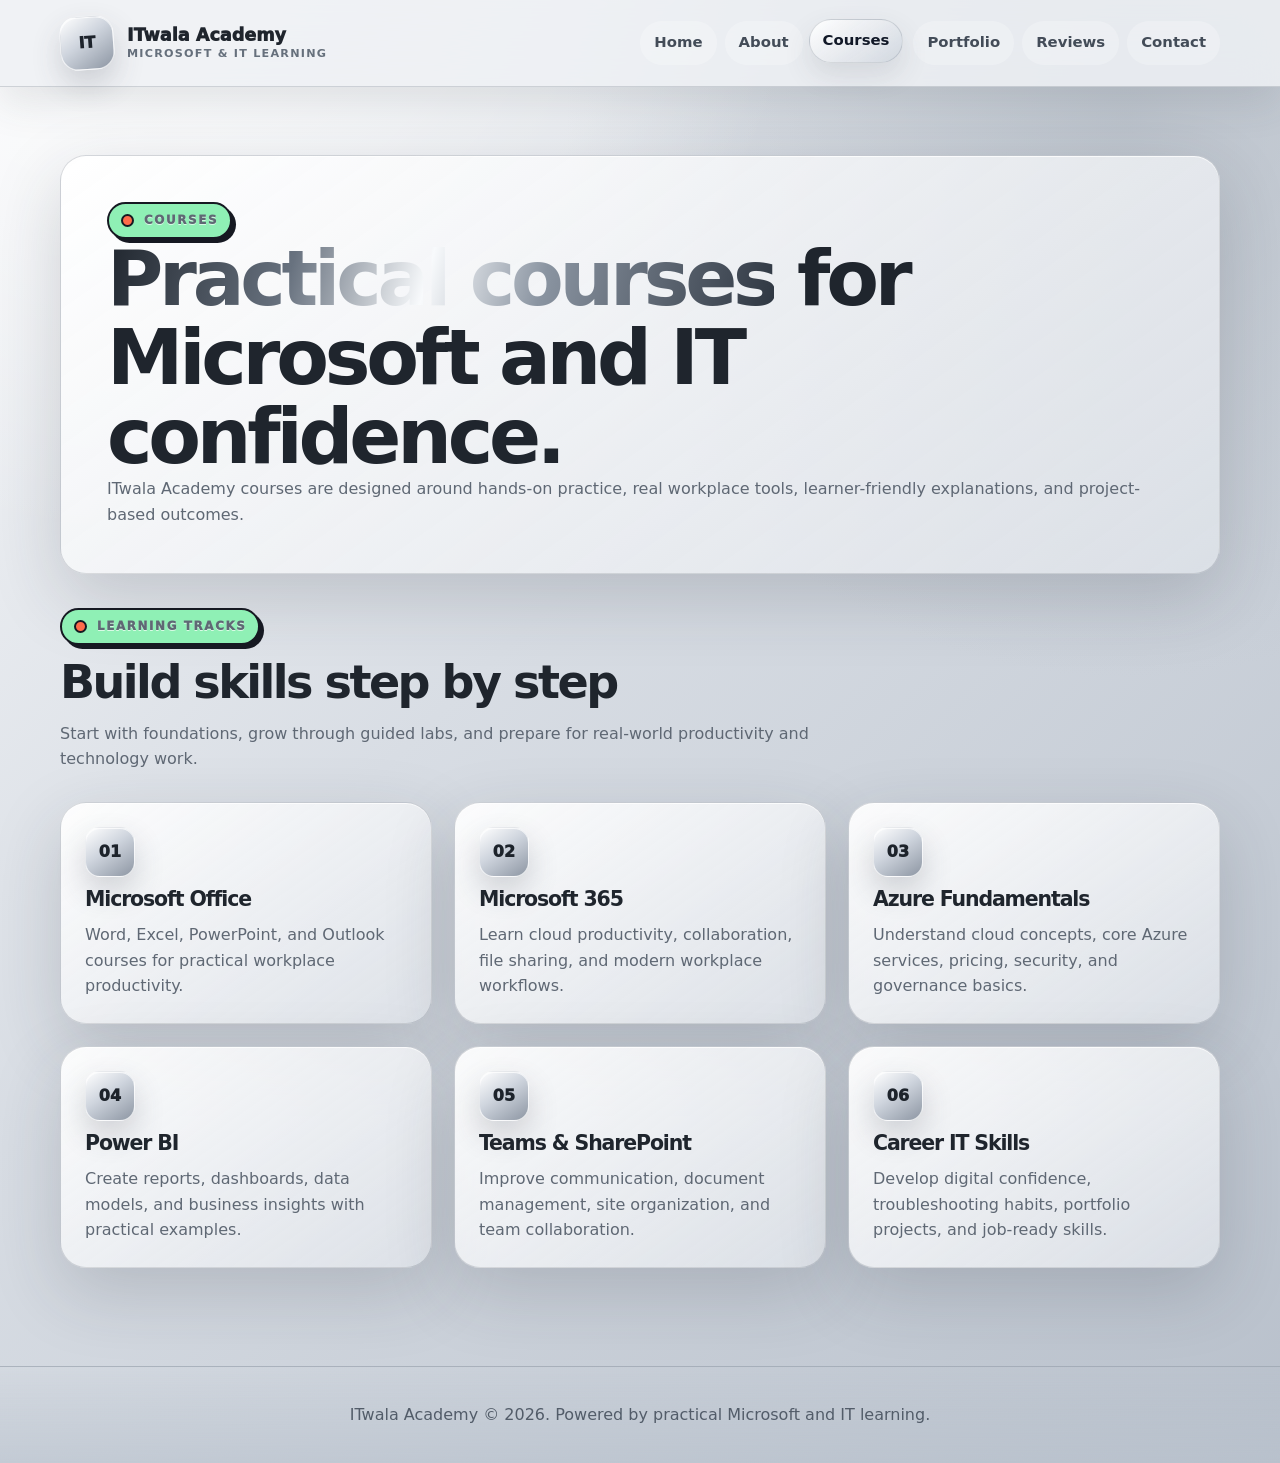
<file: courses.html>
<!DOCTYPE html>
<html lang="en">
<head>
    <meta charset="UTF-8">
    <meta name="viewport" content="width=device-width, initial-scale=1.0">
    <title>Courses - ITwala Academy</title>
    <link rel="stylesheet" href="style.css">
    <link rel="stylesheet" href="silver-grey-theme.css">
    <script src="script.js" defer></script>
</head>
<body>
    <header class="site-header">
        <div class="site-shell">
            <div class="topbar">
                <a class="brand" href="index.html" aria-label="ITwala Academy home">
                    <span class="brand-mark">IT</span>
                    <span class="brand-text">
                        ITwala Academy
                        <small>Microsoft &amp; IT Learning</small>
                    </span>
                </a>

                <nav class="nav-links" aria-label="Primary navigation">
                    <a href="index.html">Home</a>
                    <a href="about.html">About</a>
                    <a class="active" href="courses.html">Courses</a>
                    <a href="portfolio.html">Portfolio</a>
                    <a href="customer-reviews.html">Reviews</a>
                    <a href="contact.html">Contact</a>
                </nav>
            </div>
        </div>
    </header>

    <main class="site-shell section about-page">
        <section class="content-card">
            <p class="eyebrow">Courses</p>
            <h1><span class="gradient-text">Practical courses</span> for Microsoft and IT confidence.</h1>
            <p>
                ITwala Academy courses are designed around hands-on practice, real workplace tools,
                learner-friendly explanations, and project-based outcomes.
            </p>
        </section>

        <section>
            <div class="section-header">
                <p class="eyebrow">Learning Tracks</p>
                <h2>Build skills step by step</h2>
                <p>
                    Start with foundations, grow through guided labs, and prepare for real-world productivity
                    and technology work.
                </p>
            </div>

            <div class="offerings-grid">
                <article class="offering-card">
                    <div class="icon">01</div>
                    <h3>Microsoft Office</h3>
                    <p>Word, Excel, PowerPoint, and Outlook courses for practical workplace productivity.</p>
                </article>

                <article class="offering-card">
                    <div class="icon">02</div>
                    <h3>Microsoft 365</h3>
                    <p>Learn cloud productivity, collaboration, file sharing, and modern workplace workflows.</p>
                </article>

                <article class="offering-card">
                    <div class="icon">03</div>
                    <h3>Azure Fundamentals</h3>
                    <p>Understand cloud concepts, core Azure services, pricing, security, and governance basics.</p>
                </article>

                <article class="offering-card">
                    <div class="icon">04</div>
                    <h3>Power BI</h3>
                    <p>Create reports, dashboards, data models, and business insights with practical examples.</p>
                </article>

                <article class="offering-card">
                    <div class="icon">05</div>
                    <h3>Teams &amp; SharePoint</h3>
                    <p>Improve communication, document management, site organization, and team collaboration.</p>
                </article>

                <article class="offering-card">
                    <div class="icon">06</div>
                    <h3>Career IT Skills</h3>
                    <p>Develop digital confidence, troubleshooting habits, portfolio projects, and job-ready skills.</p>
                </article>
            </div>
        </section>
    </main>

    <footer class="site-footer">
        <div class="site-shell footer-inner">
            <p>ITwala Academy &copy; 2026. Powered by practical Microsoft and IT learning.</p>
        </div>
    </footer>
</body>
</html>
</file>
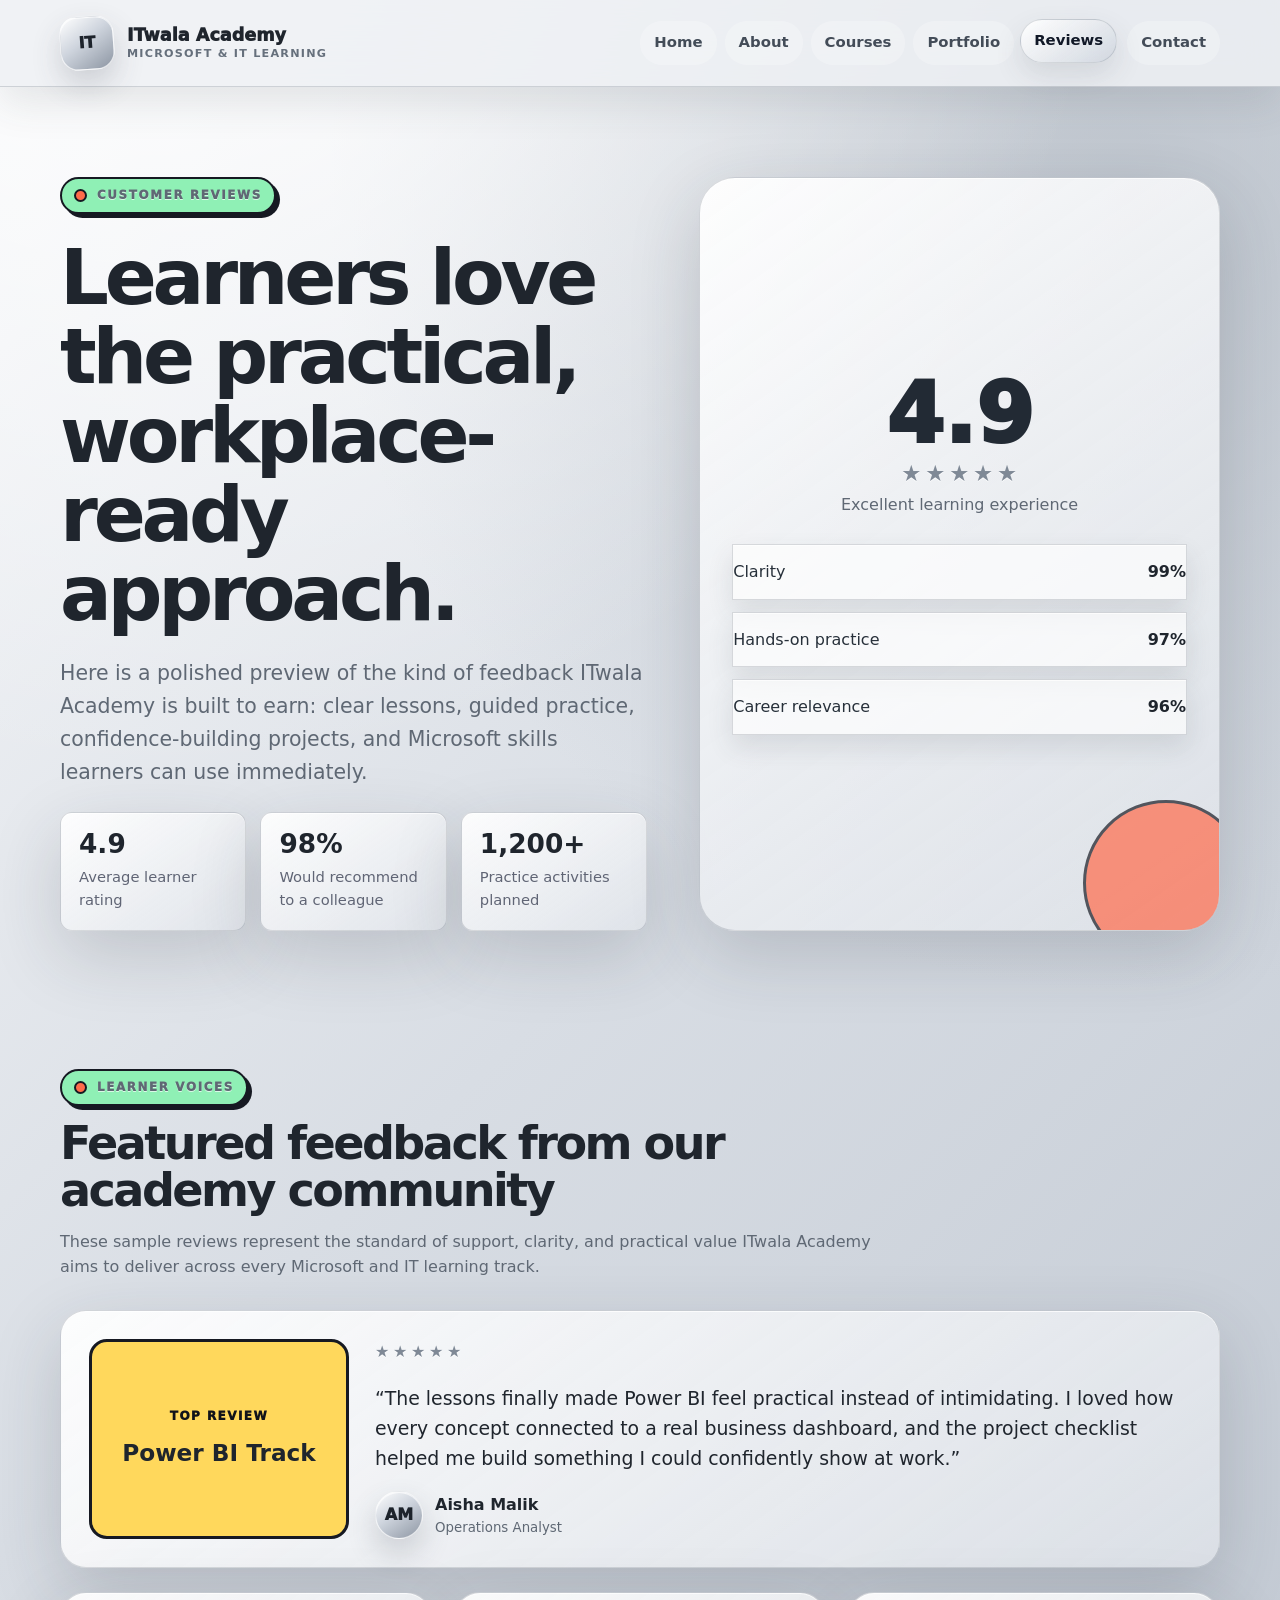
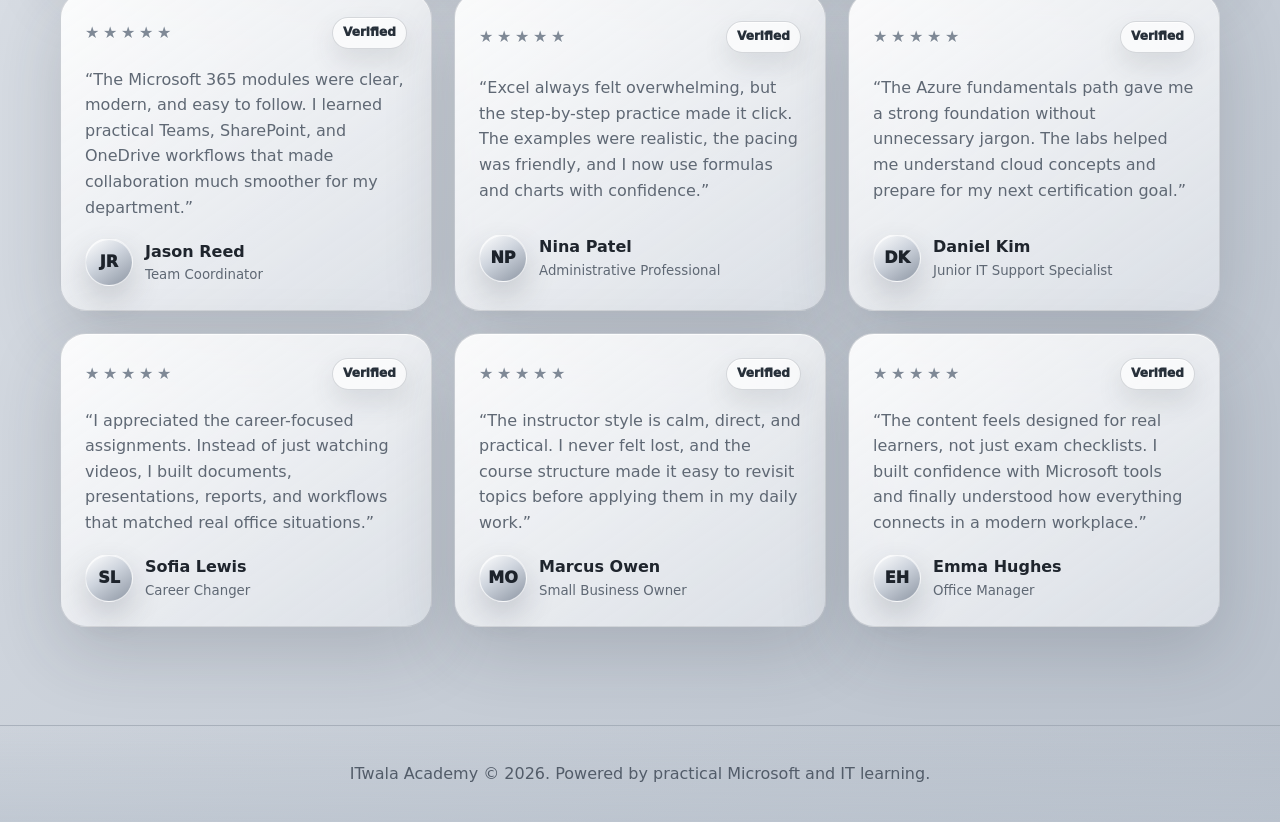
<file: customer-reviews.html>
<!DOCTYPE html>
<html lang="en">
<head>
    <meta charset="UTF-8">
    <meta name="viewport" content="width=device-width, initial-scale=1.0">
    <title>Customer Reviews - ITwala Academy</title>
    <link rel="stylesheet" href="style.css">
    <link rel="stylesheet" href="silver-grey-theme.css">
    <script src="script.js" defer></script>
</head>
<body>
    <header class="site-header">
        <div class="site-shell">
            <div class="topbar">
                <a class="brand" href="index.html" aria-label="ITwala Academy home">
                    <span class="brand-mark">IT</span>
                    <span class="brand-text">
                        ITwala Academy
                        <small>Microsoft &amp; IT Learning</small>
                    </span>
                </a>

                <nav class="nav-links" aria-label="Primary navigation">
                    <a href="index.html">Home</a>
                    <a href="about.html">About</a>
                    <a href="courses.html">Courses</a>
                    <a href="portfolio.html">Portfolio</a>
                    <a class="active" href="customer-reviews.html">Reviews</a>
                    <a href="contact.html">Contact</a>
                </nav>
            </div>
        </div>
    </header>

    <main>
        <section class="site-shell hero reviews-hero-section">
            <div class="hero-content">
                <p class="eyebrow">Customer Reviews</p>
                <h1>Learners love the practical, workplace-ready approach.</h1>
                <p class="hero-lede">
                    Here is a polished preview of the kind of feedback ITwala Academy is built to earn:
                    clear lessons, guided practice, confidence-building projects, and Microsoft skills
                    learners can use immediately.
                </p>

                <div class="review-highlights" aria-label="Review highlights">
                    <div class="review-highlight">
                        <strong>4.9</strong>
                        <span>Average learner rating</span>
                    </div>
                    <div class="review-highlight">
                        <strong>98%</strong>
                        <span>Would recommend to a colleague</span>
                    </div>
                    <div class="review-highlight">
                        <strong>1,200+</strong>
                        <span>Practice activities planned</span>
                    </div>
                </div>
            </div>

            <aside class="nebula-card review-score-card" aria-label="Customer satisfaction summary">
                <div class="review-score">
                    <span class="score-number">4.9</span>
                    <div class="star-rating" aria-label="Five star rating">
                        <span>★</span>
                        <span>★</span>
                        <span>★</span>
                        <span>★</span>
                        <span>★</span>
                    </div>
                    <p>Excellent learning experience</p>
                </div>

                <div class="review-breakdown">
                    <div>
                        <span>Clarity</span>
                        <strong>99%</strong>
                    </div>
                    <div>
                        <span>Hands-on practice</span>
                        <strong>97%</strong>
                    </div>
                    <div>
                        <span>Career relevance</span>
                        <strong>96%</strong>
                    </div>
                </div>
            </aside>
        </section>

        <section class="site-shell section">
            <div class="section-header">
                <p class="eyebrow">Learner Voices</p>
                <h2>Featured feedback from our academy community</h2>
                <p>
                    These sample reviews represent the standard of support, clarity, and practical value
                    ITwala Academy aims to deliver across every Microsoft and IT learning track.
                </p>
            </div>

            <article class="featured-review">
                <div class="featured-review-badge">
                    <span>Top Review</span>
                    <strong>Power BI Track</strong>
                </div>
                <div class="featured-review-copy">
                    <div class="star-rating" aria-label="Five star rating">
                        <span>★</span>
                        <span>★</span>
                        <span>★</span>
                        <span>★</span>
                        <span>★</span>
                    </div>
                    <blockquote>
                        “The lessons finally made Power BI feel practical instead of intimidating.
                        I loved how every concept connected to a real business dashboard, and the
                        project checklist helped me build something I could confidently show at work.”
                    </blockquote>
                    <div class="reviewer">
                        <span class="reviewer-avatar">AM</span>
                        <div>
                            <strong>Aisha Malik</strong>
                            <small>Operations Analyst</small>
                        </div>
                    </div>
                </div>
            </article>

            <div class="reviews-grid">
                <article class="review-card">
                    <div class="review-card-top">
                        <div class="star-rating" aria-label="Five star rating">
                            <span>★</span>
                            <span>★</span>
                            <span>★</span>
                            <span>★</span>
                            <span>★</span>
                        </div>
                        <span class="verified-badge">Verified</span>
                    </div>
                    <p>
                        “The Microsoft 365 modules were clear, modern, and easy to follow.
                        I learned practical Teams, SharePoint, and OneDrive workflows that made
                        collaboration much smoother for my department.”
                    </p>
                    <div class="reviewer">
                        <span class="reviewer-avatar">JR</span>
                        <div>
                            <strong>Jason Reed</strong>
                            <small>Team Coordinator</small>
                        </div>
                    </div>
                </article>

                <article class="review-card">
                    <div class="review-card-top">
                        <div class="star-rating" aria-label="Five star rating">
                            <span>★</span>
                            <span>★</span>
                            <span>★</span>
                            <span>★</span>
                            <span>★</span>
                        </div>
                        <span class="verified-badge">Verified</span>
                    </div>
                    <p>
                        “Excel always felt overwhelming, but the step-by-step practice made it click.
                        The examples were realistic, the pacing was friendly, and I now use formulas
                        and charts with confidence.”
                    </p>
                    <div class="reviewer">
                        <span class="reviewer-avatar">NP</span>
                        <div>
                            <strong>Nina Patel</strong>
                            <small>Administrative Professional</small>
                        </div>
                    </div>
                </article>

                <article class="review-card">
                    <div class="review-card-top">
                        <div class="star-rating" aria-label="Five star rating">
                            <span>★</span>
                            <span>★</span>
                            <span>★</span>
                            <span>★</span>
                            <span>★</span>
                        </div>
                        <span class="verified-badge">Verified</span>
                    </div>
                    <p>
                        “The Azure fundamentals path gave me a strong foundation without unnecessary
                        jargon. The labs helped me understand cloud concepts and prepare for my next
                        certification goal.”
                    </p>
                    <div class="reviewer">
                        <span class="reviewer-avatar">DK</span>
                        <div>
                            <strong>Daniel Kim</strong>
                            <small>Junior IT Support Specialist</small>
                        </div>
                    </div>
                </article>

                <article class="review-card">
                    <div class="review-card-top">
                        <div class="star-rating" aria-label="Five star rating">
                            <span>★</span>
                            <span>★</span>
                            <span>★</span>
                            <span>★</span>
                            <span>★</span>
                        </div>
                        <span class="verified-badge">Verified</span>
                    </div>
                    <p>
                        “I appreciated the career-focused assignments. Instead of just watching videos,
                        I built documents, presentations, reports, and workflows that matched real
                        office situations.”
                    </p>
                    <div class="reviewer">
                        <span class="reviewer-avatar">SL</span>
                        <div>
                            <strong>Sofia Lewis</strong>
                            <small>Career Changer</small>
                        </div>
                    </div>
                </article>

                <article class="review-card">
                    <div class="review-card-top">
                        <div class="star-rating" aria-label="Five star rating">
                            <span>★</span>
                            <span>★</span>
                            <span>★</span>
                            <span>★</span>
                            <span>★</span>
                        </div>
                        <span class="verified-badge">Verified</span>
                    </div>
                    <p>
                        “The instructor style is calm, direct, and practical. I never felt lost, and
                        the course structure made it easy to revisit topics before applying them in
                        my daily work.”
                    </p>
                    <div class="reviewer">
                        <span class="reviewer-avatar">MO</span>
                        <div>
                            <strong>Marcus Owen</strong>
                            <small>Small Business Owner</small>
                        </div>
                    </div>
                </article>

                <article class="review-card">
                    <div class="review-card-top">
                        <div class="star-rating" aria-label="Five star rating">
                            <span>★</span>
                            <span>★</span>
                            <span>★</span>
                            <span>★</span>
                            <span>★</span>
                        </div>
                        <span class="verified-badge">Verified</span>
                    </div>
                    <p>
                        “The content feels designed for real learners, not just exam checklists.
                        I built confidence with Microsoft tools and finally understood how everything
                        connects in a modern workplace.”
                    </p>
                    <div class="reviewer">
                        <span class="reviewer-avatar">EH</span>
                        <div>
                            <strong>Emma Hughes</strong>
                            <small>Office Manager</small>
                        </div>
                    </div>
                </article>
            </div>
        </section>
    </main>

    <footer class="site-footer">
        <div class="site-shell footer-inner">
            <p>ITwala Academy &copy; 2026. Powered by practical Microsoft and IT learning.</p>
        </div>
    </footer>
</body>
</html>
</file>
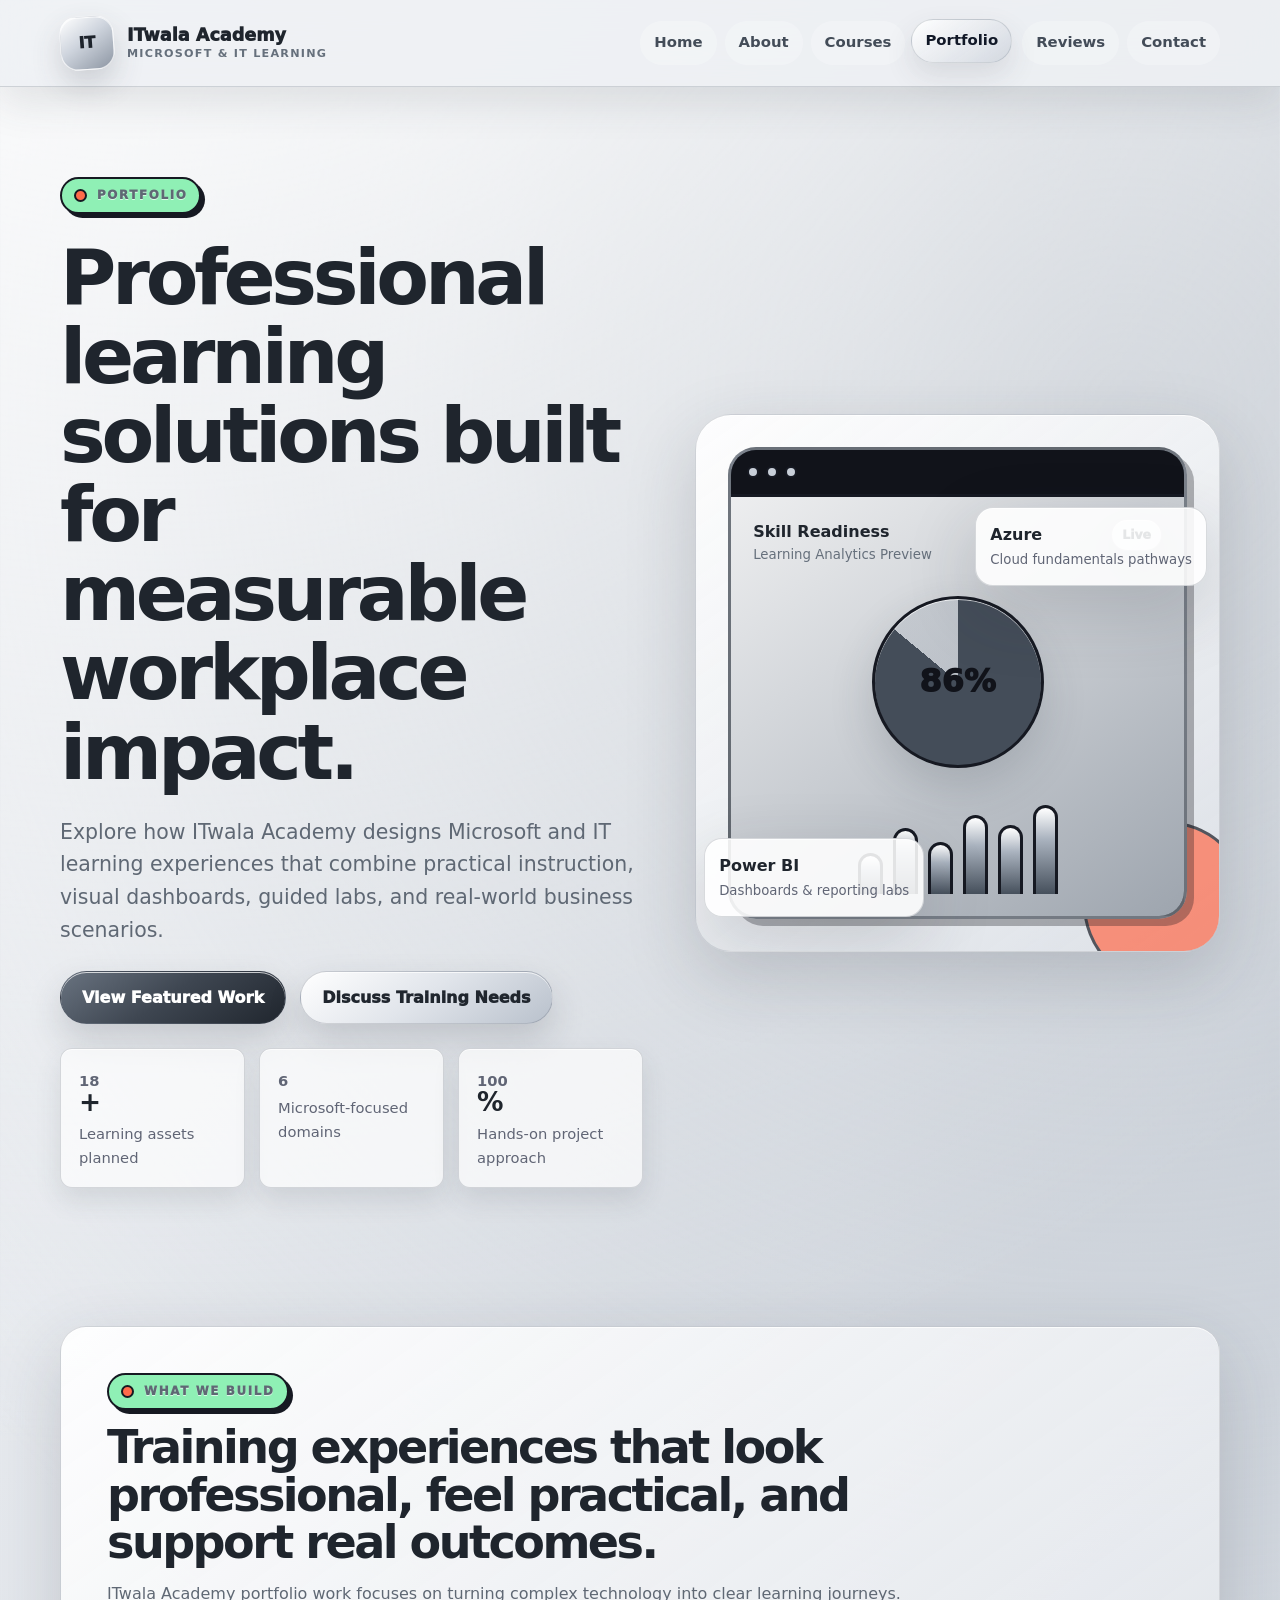
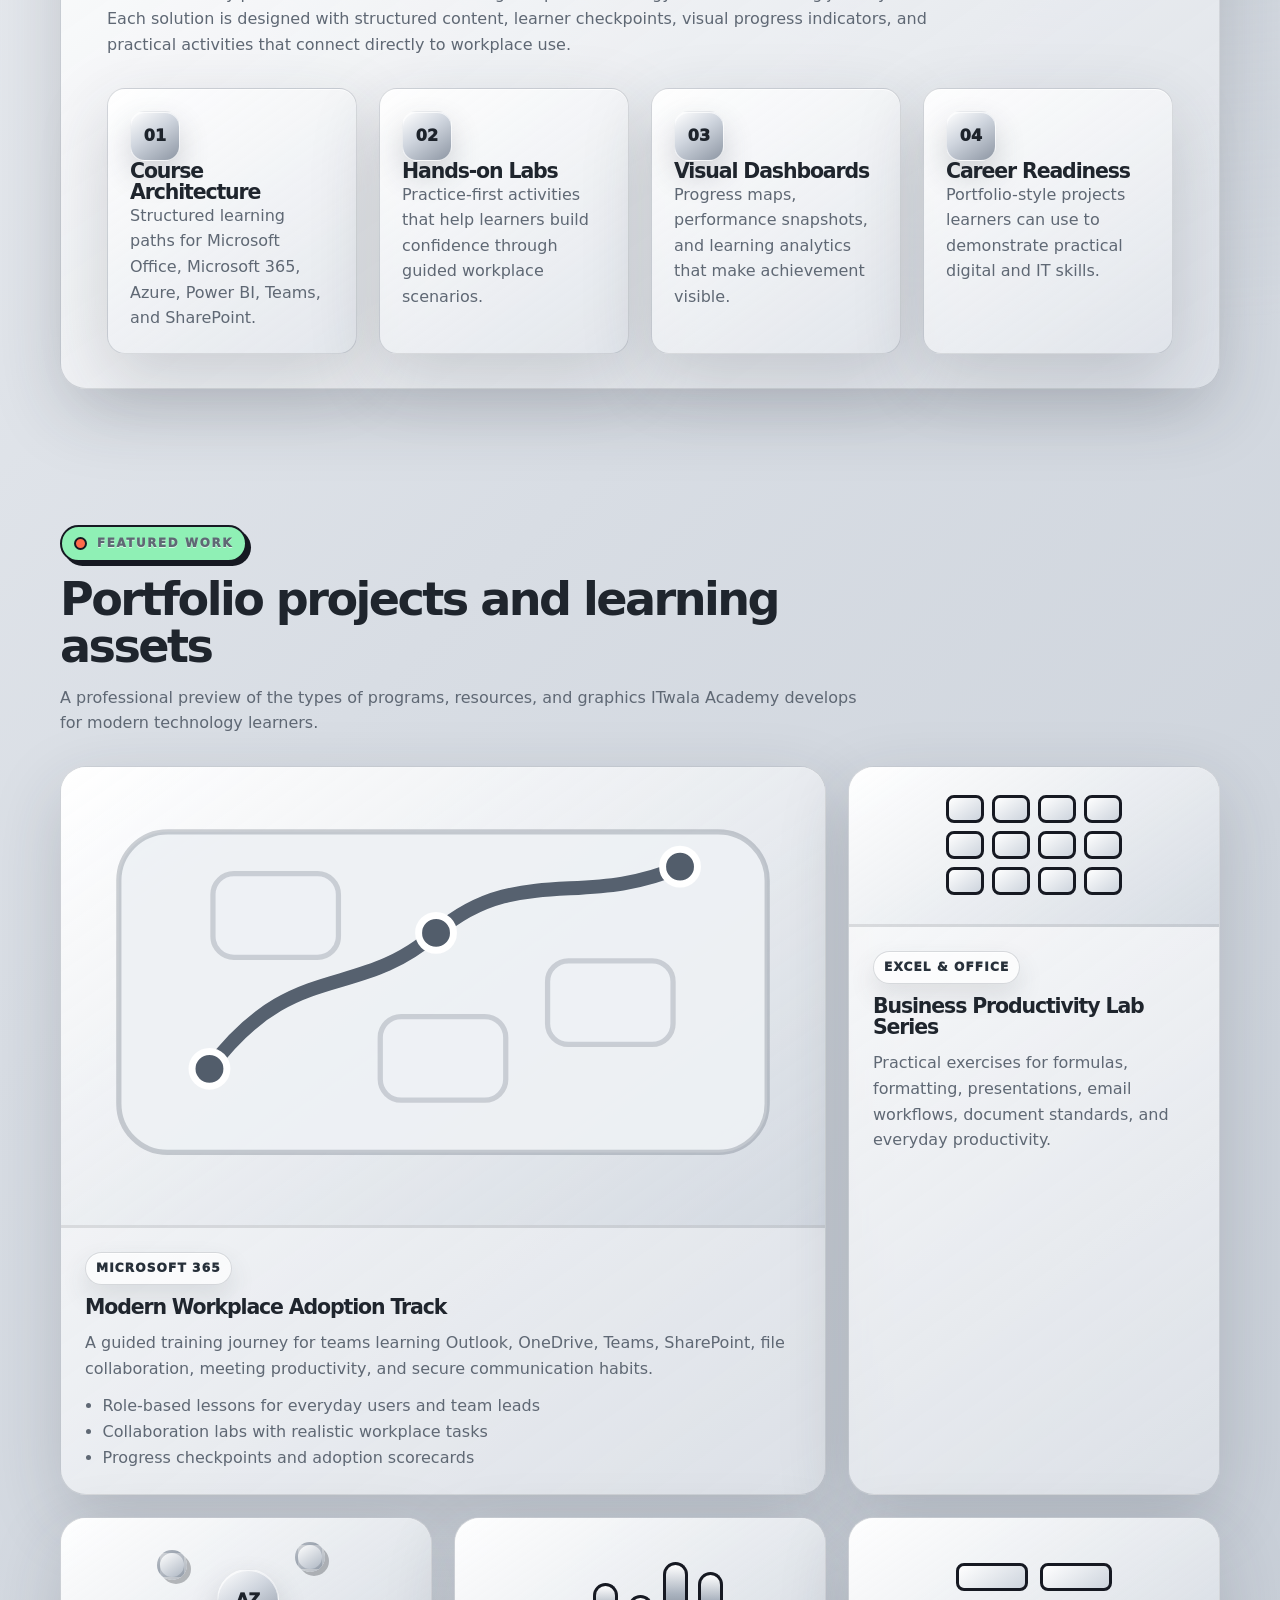
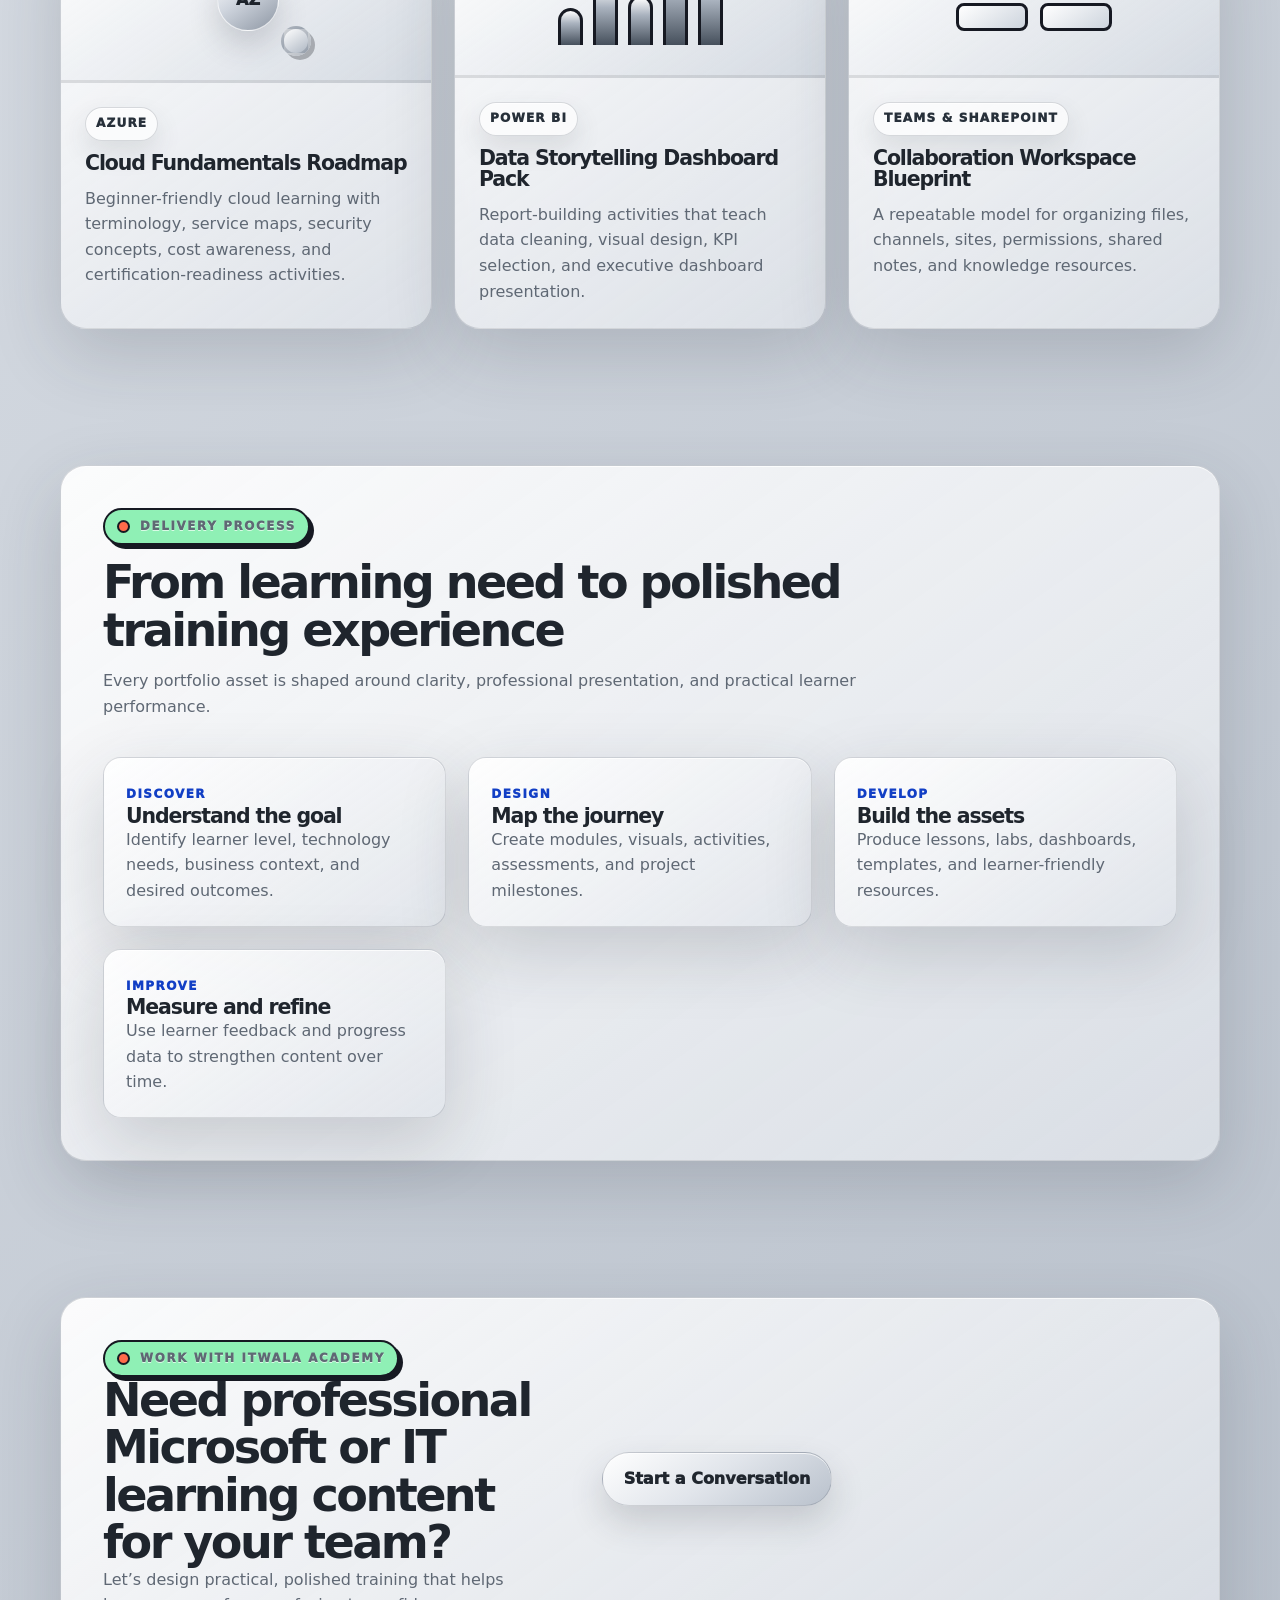
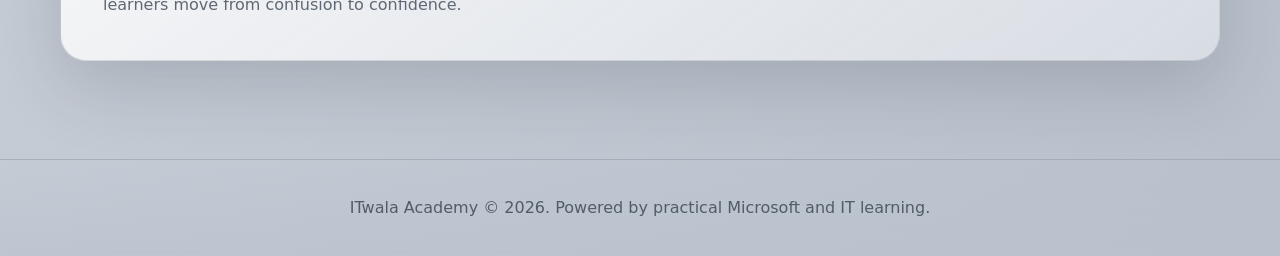
<file: portfolio.html>
<!DOCTYPE html>
<html lang="en">
<head>
    <meta charset="UTF-8">
    <meta name="viewport" content="width=device-width, initial-scale=1.0">
    <title>Portfolio - ITwala Academy</title>
    <link rel="stylesheet" href="style.css">
    <link rel="stylesheet" href="silver-grey-theme.css">
    <script src="script.js" defer></script>
</head>
<body>
    <header class="site-header">
        <div class="site-shell">
            <div class="topbar">
                <a class="brand" href="index.html" aria-label="ITwala Academy home">
                    <span class="brand-mark">IT</span>
                    <span class="brand-text">
                        ITwala Academy
                        <small>Microsoft &amp; IT Learning</small>
                    </span>
                </a>

                <nav class="nav-links" aria-label="Primary navigation">
                    <a href="index.html">Home</a>
                    <a href="about.html">About</a>
                    <a href="courses.html">Courses</a>
                    <a class="active" href="portfolio.html">Portfolio</a>
                    <a href="customer-reviews.html">Reviews</a>
                    <a href="contact.html">Contact</a>
                </nav>
            </div>
        </div>
    </header>

    <main>
        <section class="site-shell hero portfolio-hero">
            <div class="hero-content portfolio-hero-copy">
                <p class="eyebrow">Portfolio</p>
                <h1>Professional learning solutions built for measurable workplace impact.</h1>
                <p class="hero-lede">
                    Explore how ITwala Academy designs Microsoft and IT learning experiences that combine
                    practical instruction, visual dashboards, guided labs, and real-world business scenarios.
                </p>

                <div class="cta-row">
                    <a class="button button-primary" href="#portfolio-work">View Featured Work</a>
                    <a class="button button-secondary" href="contact.html">Discuss Training Needs</a>
                </div>

                <div class="stats" aria-label="Portfolio highlights">
                    <div class="stat">
                        <strong><span class="counter" data-count="18">0</span>+</strong>
                        <span>Learning assets planned</span>
                    </div>
                    <div class="stat">
                        <strong><span class="counter" data-count="6">0</span></strong>
                        <span>Microsoft-focused domains</span>
                    </div>
                    <div class="stat">
                        <strong><span class="counter" data-count="100">0</span>%</strong>
                        <span>Hands-on project approach</span>
                    </div>
                </div>
            </div>

            <aside class="portfolio-visual-card" aria-label="Portfolio visual dashboard">
                <div class="portfolio-device">
                    <div class="device-top">
                        <span></span>
                        <span></span>
                        <span></span>
                    </div>

                    <div class="device-screen">
                        <div class="dashboard-header">
                            <div>
                                <strong>Skill Readiness</strong>
                                <small>Learning Analytics Preview</small>
                            </div>
                            <span class="dashboard-status">Live</span>
                        </div>

                        <div class="portfolio-donut" style="--score: 86%;">
                            <span>86%</span>
                        </div>

                        <div class="mini-bars" aria-hidden="true">
                            <span style="--height: 42%;"></span>
                            <span style="--height: 68%;"></span>
                            <span style="--height: 54%;"></span>
                            <span style="--height: 82%;"></span>
                            <span style="--height: 72%;"></span>
                            <span style="--height: 92%;"></span>
                        </div>
                    </div>
                </div>

                <div class="portfolio-floating-note note-one">
                    <strong>Power BI</strong>
                    <span>Dashboards &amp; reporting labs</span>
                </div>
                <div class="portfolio-floating-note note-two">
                    <strong>Azure</strong>
                    <span>Cloud fundamentals pathways</span>
                </div>
            </aside>
        </section>

        <section class="site-shell section portfolio-intro">
            <div class="content-card">
                <div class="section-header">
                    <p class="eyebrow">What We Build</p>
                    <h2>Training experiences that look professional, feel practical, and support real outcomes.</h2>
                    <p>
                        ITwala Academy portfolio work focuses on turning complex technology into clear learning
                        journeys. Each solution is designed with structured content, learner checkpoints,
                        visual progress indicators, and practical activities that connect directly to workplace use.
                    </p>
                </div>

                <div class="portfolio-capability-grid">
                    <article>
                        <span class="capability-icon">01</span>
                        <h3>Course Architecture</h3>
                        <p>Structured learning paths for Microsoft Office, Microsoft 365, Azure, Power BI, Teams, and SharePoint.</p>
                    </article>
                    <article>
                        <span class="capability-icon">02</span>
                        <h3>Hands-on Labs</h3>
                        <p>Practice-first activities that help learners build confidence through guided workplace scenarios.</p>
                    </article>
                    <article>
                        <span class="capability-icon">03</span>
                        <h3>Visual Dashboards</h3>
                        <p>Progress maps, performance snapshots, and learning analytics that make achievement visible.</p>
                    </article>
                    <article>
                        <span class="capability-icon">04</span>
                        <h3>Career Readiness</h3>
                        <p>Portfolio-style projects learners can use to demonstrate practical digital and IT skills.</p>
                    </article>
                </div>
            </div>
        </section>

        <section id="portfolio-work" class="site-shell section">
            <div class="section-header">
                <p class="eyebrow">Featured Work</p>
                <h2>Portfolio projects and learning assets</h2>
                <p>
                    A professional preview of the types of programs, resources, and graphics ITwala Academy
                    develops for modern technology learners.
                </p>
            </div>

            <div class="portfolio-grid">
                <article class="portfolio-card portfolio-card-featured">
                    <div class="portfolio-card-graphic">
                        <svg viewBox="0 0 420 240" role="img" aria-label="Microsoft 365 adoption graphic">
                            <defs>
                                <linearGradient id="portfolioGradientOne" x1="0" x2="1" y1="0" y2="1">
                                    <stop offset="0%" stop-color="#061225"></stop>
                                    <stop offset="55%" stop-color="#12345f"></stop>
                                    <stop offset="100%" stop-color="#2563eb"></stop>
                                </linearGradient>
                            </defs>
                            <rect x="24" y="28" width="372" height="184" rx="28"></rect>
                            <path d="M76 164 C124 100, 160 126, 206 86 S292 72, 346 48"></path>
                            <circle cx="76" cy="164" r="10"></circle>
                            <circle cx="206" cy="86" r="10"></circle>
                            <circle cx="346" cy="48" r="10"></circle>
                            <g>
                                <rect x="78" y="52" width="72" height="48" rx="12"></rect>
                                <rect x="174" y="134" width="72" height="48" rx="12"></rect>
                                <rect x="270" y="102" width="72" height="48" rx="12"></rect>
                            </g>
                        </svg>
                    </div>
                    <div class="portfolio-card-copy">
                        <span class="portfolio-tag">Microsoft 365</span>
                        <h3>Modern Workplace Adoption Track</h3>
                        <p>
                            A guided training journey for teams learning Outlook, OneDrive, Teams, SharePoint,
                            file collaboration, meeting productivity, and secure communication habits.
                        </p>
                        <ul>
                            <li>Role-based lessons for everyday users and team leads</li>
                            <li>Collaboration labs with realistic workplace tasks</li>
                            <li>Progress checkpoints and adoption scorecards</li>
                        </ul>
                    </div>
                </article>

                <article class="portfolio-card">
                    <div class="portfolio-card-graphic compact-graphic">
                        <div class="excel-grid" aria-hidden="true">
                            <span></span><span></span><span></span><span></span>
                            <span></span><span></span><span></span><span></span>
                            <span></span><span></span><span></span><span></span>
                        </div>
                    </div>
                    <div class="portfolio-card-copy">
                        <span class="portfolio-tag">Excel &amp; Office</span>
                        <h3>Business Productivity Lab Series</h3>
                        <p>
                            Practical exercises for formulas, formatting, presentations, email workflows,
                            document standards, and everyday productivity.
                        </p>
                    </div>
                </article>

                <article class="portfolio-card">
                    <div class="portfolio-card-graphic compact-graphic">
                        <div class="cloud-map" aria-hidden="true">
                            <span class="cloud-node node-main">AZ</span>
                            <span class="cloud-node node-a"></span>
                            <span class="cloud-node node-b"></span>
                            <span class="cloud-node node-c"></span>
                        </div>
                    </div>
                    <div class="portfolio-card-copy">
                        <span class="portfolio-tag">Azure</span>
                        <h3>Cloud Fundamentals Roadmap</h3>
                        <p>
                            Beginner-friendly cloud learning with terminology, service maps, security concepts,
                            cost awareness, and certification-readiness activities.
                        </p>
                    </div>
                </article>

                <article class="portfolio-card">
                    <div class="portfolio-card-graphic compact-graphic">
                        <div class="bi-chart" aria-hidden="true">
                            <span style="--height: 38%;"></span>
                            <span style="--height: 64%;"></span>
                            <span style="--height: 52%;"></span>
                            <span style="--height: 86%;"></span>
                            <span style="--height: 76%;"></span>
                        </div>
                    </div>
                    <div class="portfolio-card-copy">
                        <span class="portfolio-tag">Power BI</span>
                        <h3>Data Storytelling Dashboard Pack</h3>
                        <p>
                            Report-building activities that teach data cleaning, visual design, KPI selection,
                            and executive dashboard presentation.
                        </p>
                    </div>
                </article>

                <article class="portfolio-card">
                    <div class="portfolio-card-graphic compact-graphic">
                        <div class="team-board" aria-hidden="true">
                            <span></span>
                            <span></span>
                            <span></span>
                            <span></span>
                        </div>
                    </div>
                    <div class="portfolio-card-copy">
                        <span class="portfolio-tag">Teams &amp; SharePoint</span>
                        <h3>Collaboration Workspace Blueprint</h3>
                        <p>
                            A repeatable model for organizing files, channels, sites, permissions, shared notes,
                            and knowledge resources.
                        </p>
                    </div>
                </article>
            </div>
        </section>

        <section class="site-shell section">
            <div class="portfolio-process-card">
                <div class="section-header">
                    <p class="eyebrow">Delivery Process</p>
                    <h2>From learning need to polished training experience</h2>
                    <p>
                        Every portfolio asset is shaped around clarity, professional presentation, and practical
                        learner performance.
                    </p>
                </div>

                <div class="portfolio-process">
                    <article>
                        <span>Discover</span>
                        <h3>Understand the goal</h3>
                        <p>Identify learner level, technology needs, business context, and desired outcomes.</p>
                    </article>
                    <article>
                        <span>Design</span>
                        <h3>Map the journey</h3>
                        <p>Create modules, visuals, activities, assessments, and project milestones.</p>
                    </article>
                    <article>
                        <span>Develop</span>
                        <h3>Build the assets</h3>
                        <p>Produce lessons, labs, dashboards, templates, and learner-friendly resources.</p>
                    </article>
                    <article>
                        <span>Improve</span>
                        <h3>Measure and refine</h3>
                        <p>Use learner feedback and progress data to strengthen content over time.</p>
                    </article>
                </div>
            </div>
        </section>

        <section class="site-shell section">
            <div class="about-cta-card">
                <div>
                    <p class="eyebrow">Work With ITwala Academy</p>
                    <h2>Need professional Microsoft or IT learning content for your team?</h2>
                    <p>
                        Let’s design practical, polished training that helps learners move from confusion to confidence.
                    </p>
                </div>
                <div class="cta-row">
                    <a class="button button-secondary" href="contact.html">Start a Conversation</a>
                </div>
            </div>
        </section>
    </main>

    <footer class="site-footer">
        <div class="site-shell footer-inner">
            <p>ITwala Academy &copy; 2026. Powered by practical Microsoft and IT learning.</p>
        </div>
    </footer>
</body>
</html>
</file>
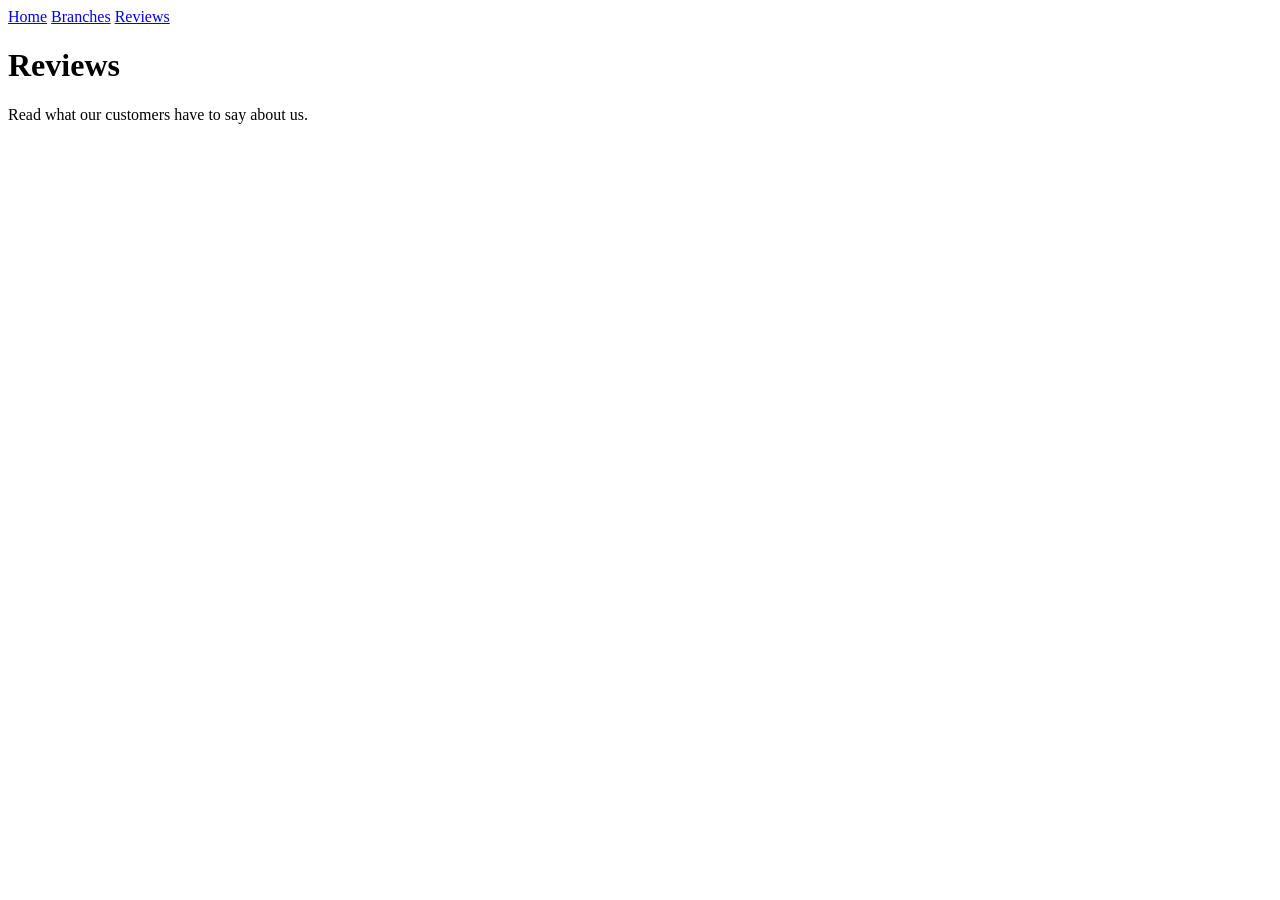
<file: reviews.html>
<!DOCTYPE html>
<html lang="en">
<head>
  <meta charset="UTF-8">
  <meta name="viewport" content="width=device-width, initial-scale=1.0">
  <title>Reviews</title>
</head>
<body>
  <header>
    <nav>
      <a href="index.html">Home</a>
      <a href="branches.html">Branches</a>
      <a href="reviews.html" aria-current="page">Reviews</a>
    </nav>
  </header>

  <main>
    <h1>Reviews</h1>
    <p>Read what our customers have to say about us.</p>
  </main>
</body>
</html>
</file>
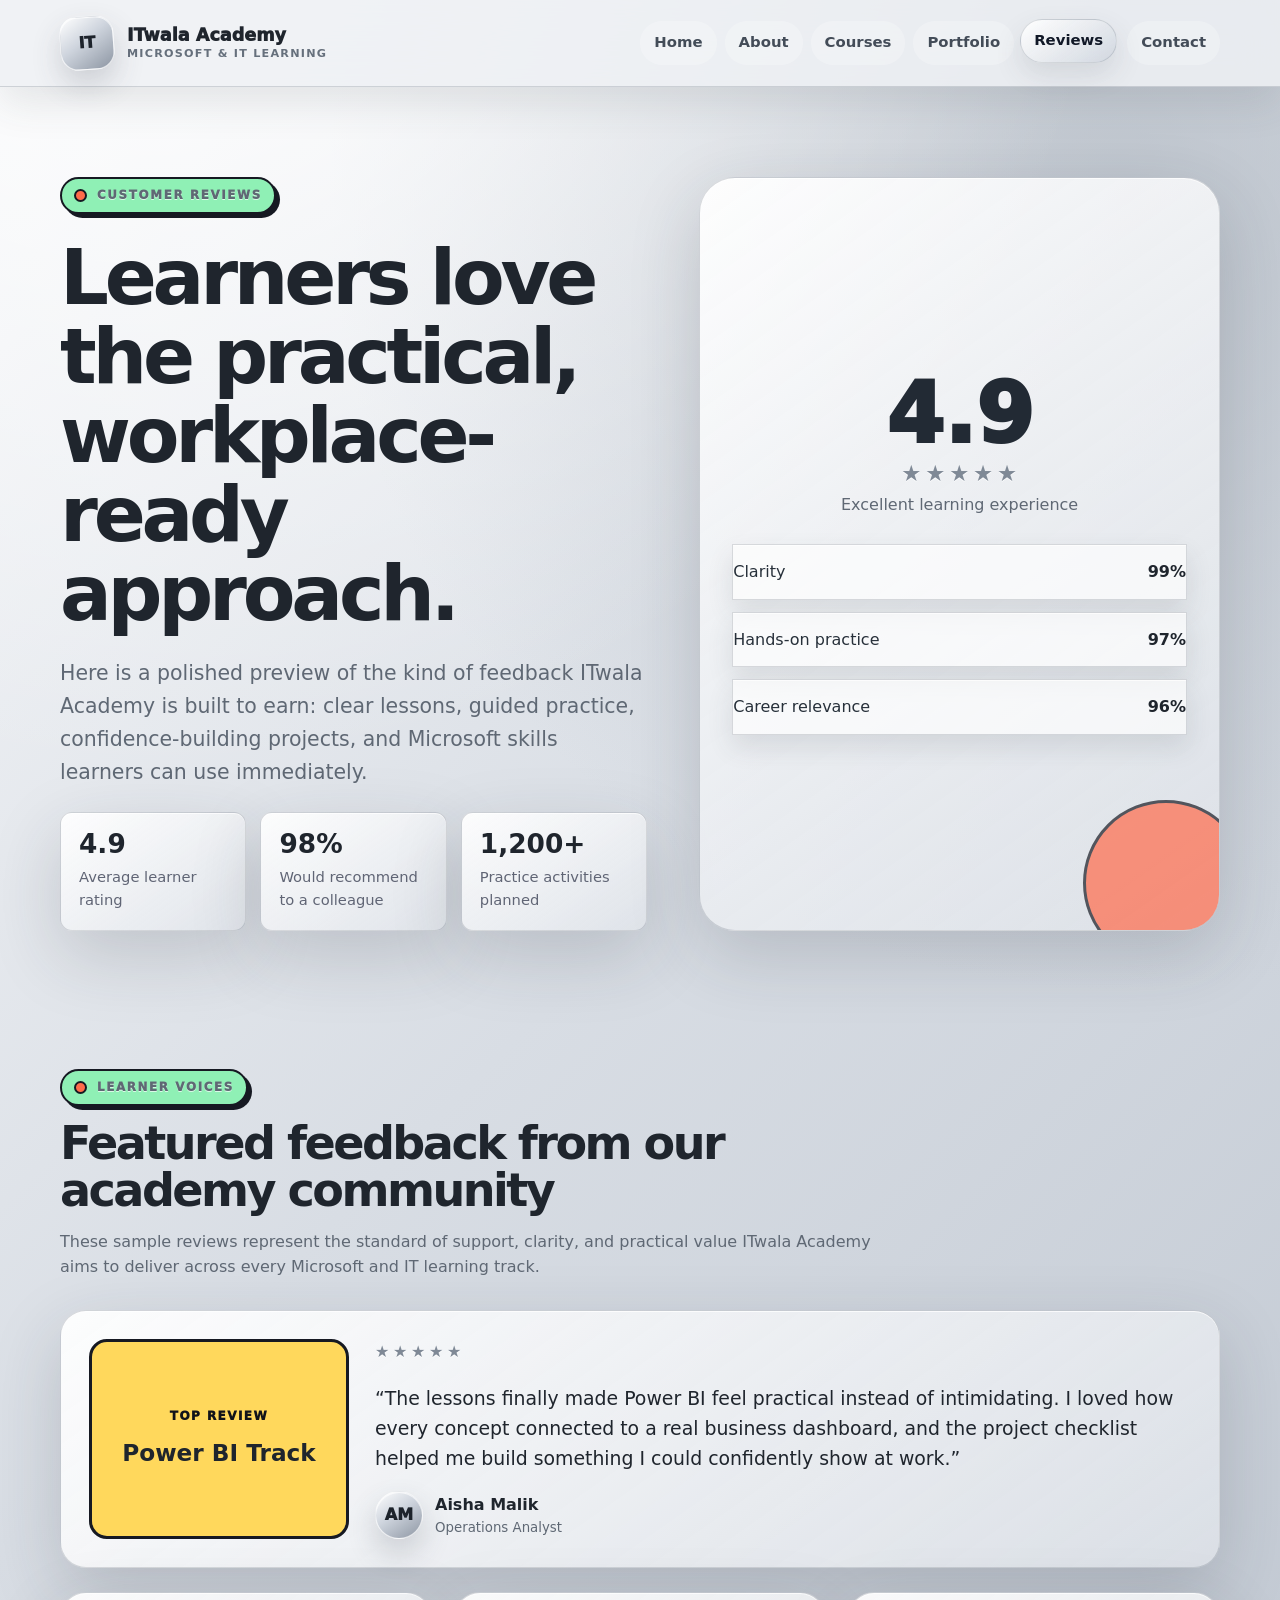
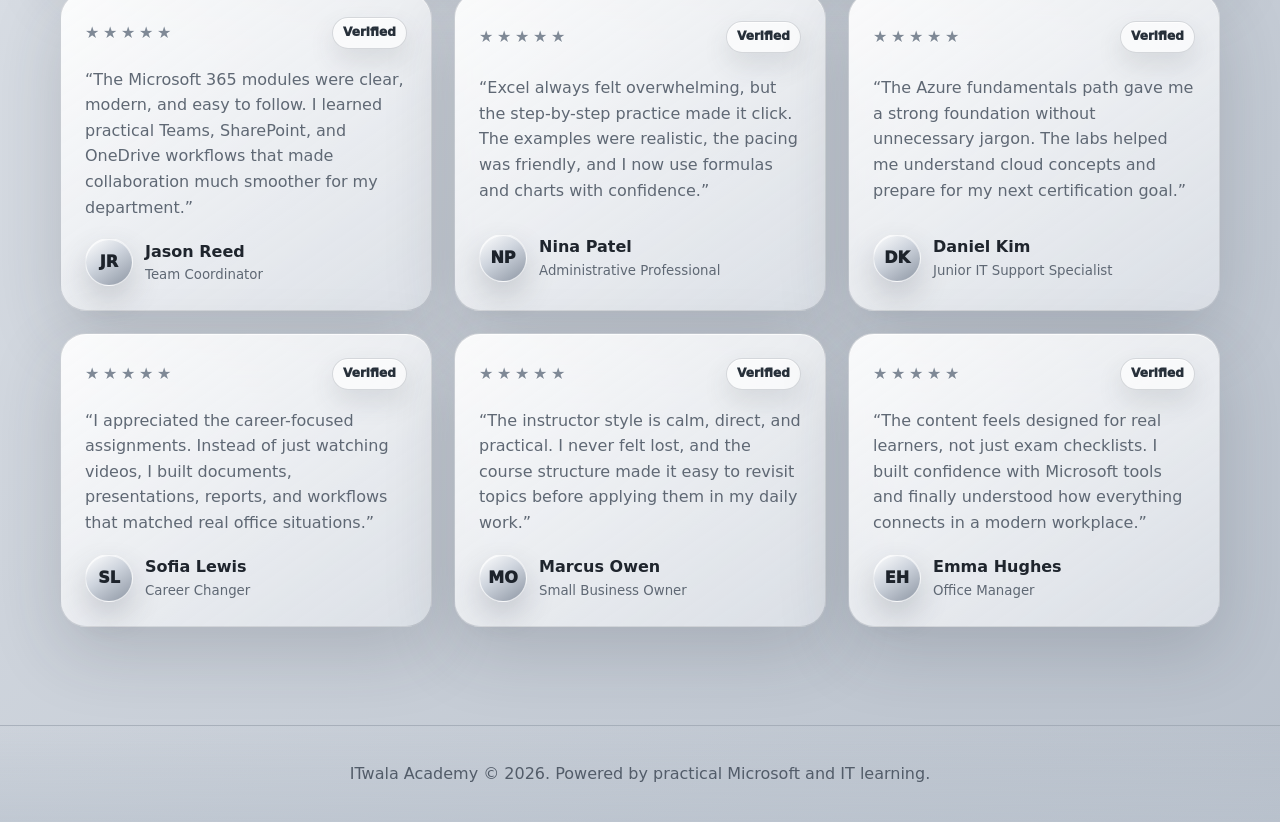
<file: testimonials.html>
<!DOCTYPE html>
<html lang="en">
<head>
    <meta charset="UTF-8">
    <meta name="viewport" content="width=device-width, initial-scale=1.0">
    <title>Redirecting to Reviews - ITwala Academy</title>
    <meta http-equiv="refresh" content="0; url=customer-reviews.html">
    <link rel="canonical" href="customer-reviews.html">
    <link rel="stylesheet" href="silver-grey-theme.css">
</head>
<body>
    <main>
        <p>Redirecting to <a href="customer-reviews.html">Customer Reviews</a>.</p>
    </main>
</body>
</html>
</file>
<file: style.css>
:root {
    --ink: #11131a;
    --ink-soft: #292d3a;
    --paper: #fff8ea;
    --paper-2: #fffdf6;
    --paper-3: #f4ead7;
    --blue: #2267ff;
    --blue-dark: #123fc5;
    --coral: #ff6b4a;
    --yellow: #ffd85c;
    --mint: #8ff0b5;
    --violet: #8157ff;
    --muted: #606575;
    --line: #161922;
    --white: #ffffff;
    --shadow: 10px 10px 0 var(--ink);
    --shadow-soft: 6px 6px 0 rgba(17, 19, 26, 0.18);
    --radius-lg: 26px;
    --radius-md: 18px;
    --radius-sm: 12px;
}

* {
    box-sizing: border-box;
}

html {
    scroll-behavior: smooth;
}

body {
    margin: 0;
    min-height: 100vh;
    color: var(--ink);
    font-family: "Trebuchet MS", Inter, ui-sans-serif, system-ui, -apple-system, BlinkMacSystemFont, "Segoe UI", sans-serif;
    line-height: 1.6;
    background:
        radial-gradient(circle at 12% 16%, rgba(255, 216, 92, 0.7), transparent 18rem),
        radial-gradient(circle at 90% 10%, rgba(34, 103, 255, 0.22), transparent 24rem),
        radial-gradient(circle at 78% 78%, rgba(143, 240, 181, 0.45), transparent 24rem),
        linear-gradient(135deg, var(--paper) 0%, var(--paper-2) 52%, #f5f8ff 100%);
}

body::before {
    content: "";
    position: fixed;
    inset: 0;
    z-index: -1;
    pointer-events: none;
    opacity: 0.42;
    background-image:
        linear-gradient(var(--paper-3) 2px, transparent 2px),
        linear-gradient(90deg, var(--paper-3) 2px, transparent 2px);
    background-size: 34px 34px;
    mask-image: linear-gradient(to bottom, #000 0%, rgba(0, 0, 0, 0.42) 70%, transparent 100%);
}

a {
    color: inherit;
    text-decoration: none;
}

p {
    margin: 0;
    color: var(--muted);
}

h1,
h2,
h3 {
    margin: 0;
    color: var(--ink);
    line-height: 1.03;
    letter-spacing: -0.055em;
}

h1 {
    max-width: 980px;
    font-size: clamp(2.7rem, 6vw, 6rem);
}

h2 {
    font-size: clamp(2rem, 3.6vw, 3.5rem);
}

h3 {
    font-size: 1.28rem;
}

ul {
    margin: 0;
    padding-left: 1.1rem;
    color: var(--muted);
}

.site-shell {
    width: min(1160px, calc(100% - 40px));
    margin: 0 auto;
}

.site-header {
    position: sticky;
    top: 0;
    z-index: 50;
    background: rgba(255, 248, 234, 0.92);
    border-bottom: 3px solid var(--line);
    backdrop-filter: blur(14px);
}

.topbar {
    min-height: 86px;
    display: flex;
    align-items: center;
    justify-content: space-between;
    gap: 26px;
}

.brand {
    display: inline-flex;
    align-items: center;
    gap: 13px;
    font-weight: 950;
}

.brand-mark {
    display: grid;
    place-items: center;
    width: 54px;
    height: 54px;
    border: 3px solid var(--line);
    border-radius: 18px;
    color: var(--ink);
    background: linear-gradient(135deg, var(--yellow), var(--mint));
    box-shadow: 5px 5px 0 var(--ink);
    transform: rotate(-4deg);
}

.brand-text {
    display: grid;
    font-size: 1.1rem;
    line-height: 1.05;
}

.brand-text small {
    margin-top: 4px;
    color: var(--blue-dark);
    font-size: 0.7rem;
    font-weight: 900;
    letter-spacing: 0.11em;
    text-transform: uppercase;
}

.nav-links {
    display: flex;
    align-items: center;
    justify-content: flex-end;
    flex-wrap: wrap;
    gap: 8px;
}

.nav-links a {
    padding: 9px 13px;
    border: 2px solid transparent;
    border-radius: 999px;
    color: var(--ink-soft);
    font-size: 0.93rem;
    font-weight: 900;
    transition: 160ms ease;
}

.nav-links a:hover,
.nav-links a.active {
    color: var(--ink);
    background: var(--yellow);
    border-color: var(--line);
    box-shadow: 4px 4px 0 var(--line);
    transform: translate(-2px, -2px);
}

.hero {
    display: grid;
    grid-template-columns: minmax(0, 1.06fr) minmax(320px, 0.94fr);
    gap: 52px;
    align-items: center;
    padding: 90px 0 70px;
}

.hero-content {
    display: grid;
    gap: 24px;
}

.hero-lede {
    max-width: 720px;
    color: var(--ink-soft);
    font-size: clamp(1.07rem, 2vw, 1.28rem);
}

.eyebrow {
    display: inline-flex;
    width: fit-content;
    align-items: center;
    gap: 10px;
    padding: 7px 12px;
    border: 2px solid var(--line);
    border-radius: 999px;
    color: var(--ink);
    background: var(--mint);
    box-shadow: 4px 4px 0 var(--line);
    font-size: 0.74rem;
    font-weight: 950;
    letter-spacing: 0.14em;
    text-transform: uppercase;
}

.eyebrow::before {
    content: "";
    width: 9px;
    height: 9px;
    border: 2px solid var(--line);
    border-radius: 50%;
    background: var(--coral);
}

.gradient-text {
    color: var(--ink);
    background: linear-gradient(180deg, transparent 58%, rgba(255, 107, 74, 0.5) 58%);
}

.cta-row {
    display: flex;
    flex-wrap: wrap;
    gap: 14px;
    align-items: center;
}

.button {
    display: inline-flex;
    align-items: center;
    justify-content: center;
    min-height: 52px;
    padding: 13px 21px;
    border: 3px solid var(--line);
    border-radius: 999px;
    font-weight: 950;
    transition: 160ms ease;
}

.button:hover {
    transform: translate(-3px, -3px);
    box-shadow: 7px 7px 0 var(--line);
}

.button-primary {
    color: var(--white);
    background: var(--blue);
    box-shadow: 4px 4px 0 var(--line);
}

.button-secondary {
    color: var(--ink);
    background: var(--white);
    box-shadow: 4px 4px 0 rgba(17, 19, 26, 0.35);
}

.stats,
.review-highlights,
.success-metrics {
    display: grid;
    grid-template-columns: repeat(3, 1fr);
    gap: 14px;
}

.stat,
.review-highlight,
.success-metrics div {
    padding: 18px;
    border: 3px solid var(--line);
    border-radius: var(--radius-sm);
    background: var(--paper-2);
    box-shadow: var(--shadow-soft);
}

.stat strong,
.review-highlight strong,
.success-metrics strong {
    display: block;
    color: var(--ink);
    font-size: 1.65rem;
    line-height: 1;
}

.stat span,
.review-highlight span,
.success-metrics span {
    display: block;
    margin-top: 7px;
    color: var(--muted);
    font-size: 0.92rem;
}

.nebula-card,
.portfolio-visual-card {
    position: relative;
    overflow: hidden;
    min-height: 480px;
    padding: 32px;
    border: 3px solid var(--line);
    border-radius: 36px;
    color: var(--ink);
    background:
        radial-gradient(circle at 14% 18%, rgba(255, 216, 92, 0.95), transparent 28%),
        radial-gradient(circle at 86% 22%, rgba(129, 87, 255, 0.34), transparent 32%),
        radial-gradient(circle at 78% 86%, rgba(143, 240, 181, 0.8), transparent 36%),
        var(--white);
    box-shadow: var(--shadow);
}

.nebula-card::after,
.portfolio-visual-card::after {
    content: "";
    position: absolute;
    inset: auto -30px -36px auto;
    width: 160px;
    height: 160px;
    border: 3px solid var(--line);
    border-radius: 50%;
    background: var(--coral);
    opacity: 0.7;
}

.nebula-card h2,
.nebula-card p,
.portfolio-visual-card h2,
.portfolio-visual-card p {
    color: var(--ink);
}

.orbit {
    position: relative;
    min-height: 330px;
    display: grid;
    place-items: center;
}

.orbit-ring {
    position: absolute;
    border: 3px solid rgba(17, 19, 26, 0.24);
    border-radius: 40px;
}

.orbit-ring:nth-child(1) {
    width: 280px;
    height: 280px;
    transform: rotate(12deg);
}

.orbit-ring:nth-child(2) {
    width: 210px;
    height: 210px;
    transform: rotate(-18deg);
}

.orbit-ring:nth-child(3) {
    width: 140px;
    height: 140px;
    transform: rotate(36deg);
}

.orbit-core {
    display: grid;
    place-items: center;
    width: 118px;
    height: 118px;
    border: 3px solid var(--line);
    border-radius: 30px;
    color: var(--white);
    background: var(--ink);
    font-size: 2.2rem;
    font-weight: 950;
    box-shadow: 8px 8px 0 var(--yellow);
}

.floating-chip {
    position: absolute;
    padding: 10px 14px;
    border: 3px solid var(--line);
    border-radius: 999px;
    background: var(--paper-2);
    color: var(--ink);
    font-size: 0.88rem;
    font-weight: 950;
    box-shadow: 4px 4px 0 var(--line);
}

.chip-azure {
    top: 36px;
    right: 24px;
    background: var(--mint);
}

.chip-m365 {
    left: 10px;
    top: 155px;
    background: var(--yellow);
}

.chip-powerbi {
    right: 8px;
    bottom: 70px;
    background: #ffd0c5;
}

.card-footer {
    display: grid;
    gap: 10px;
    padding-top: 22px;
    border-top: 3px dashed rgba(17, 19, 26, 0.28);
}

.section {
    padding: 68px 0;
}

.section-header {
    display: grid;
    gap: 14px;
    max-width: 820px;
    margin-bottom: 30px;
}

.offerings-grid,
.reviews-grid,
.portfolio-grid {
    display: grid;
    grid-template-columns: repeat(3, 1fr);
    gap: 22px;
}

.offering-card,
.review-card,
.portfolio-card,
.content-card,
.detail-card,
.graph-card,
.story-panel,
.values-card,
.about-cta-card,
.portfolio-process-card {
    border: 3px solid var(--line);
    border-radius: var(--radius-lg);
    background: var(--paper-2);
    box-shadow: var(--shadow-soft);
}

.offering-card,
.review-card,
.portfolio-card,
.detail-card,
.graph-card,
.story-panel {
    padding: 24px;
}

.offering-card {
    display: grid;
    gap: 12px;
    transition: 160ms ease;
}

.offering-card:nth-child(3n + 1) {
    background: #fff6c8;
}

.offering-card:nth-child(3n + 2) {
    background: #ecfff4;
}

.offering-card:nth-child(3n + 3) {
    background: #fff0eb;
}

.offering-card:hover,
.review-card:hover,
.portfolio-card:hover,
.detail-card:hover {
    transform: translate(-4px, -4px);
    box-shadow: 10px 10px 0 var(--line);
}

.icon,
.detail-number,
.capability-icon {
    display: inline-grid;
    place-items: center;
    width: 50px;
    height: 50px;
    border: 3px solid var(--line);
    border-radius: 15px;
    color: var(--ink);
    background: var(--yellow);
    font-weight: 950;
    box-shadow: 4px 4px 0 var(--line);
}

.success-section {
    padding-bottom: 88px;
}

.success-lab {
    display: grid;
    grid-template-columns: 0.82fr 1fr;
    gap: 22px;
}

.success-overview {
    display: grid;
    align-items: center;
    gap: 22px;
    background: #ecfff4;
}

.graph-card-wide {
    grid-column: 1 / -1;
}

.radial-chart,
.portfolio-donut {
    --score: 75%;
    display: grid;
    place-items: center;
    width: 172px;
    height: 172px;
    border: 3px solid var(--line);
    border-radius: 50%;
    background:
        radial-gradient(circle at center, var(--paper-2) 55%, transparent 56%),
        conic-gradient(var(--coral) var(--score), rgba(17, 19, 26, 0.12) 0);
    box-shadow: 7px 7px 0 var(--line);
}

.radial-chart span,
.portfolio-donut span {
    color: var(--ink);
    font-size: 2rem;
    font-weight: 950;
}

.graph-card-heading {
    display: flex;
    justify-content: space-between;
    gap: 16px;
    margin-bottom: 18px;
}

.graph-card-heading span {
    color: var(--blue-dark);
    font-size: 0.88rem;
    font-weight: 950;
}

.success-bars {
    display: grid;
    gap: 16px;
}

.success-bar-label {
    display: flex;
    justify-content: space-between;
    gap: 12px;
    margin-bottom: 8px;
    color: var(--ink-soft);
    font-weight: 950;
}

.success-bar-track {
    height: 15px;
    overflow: hidden;
    border: 2px solid var(--line);
    border-radius: 999px;
    background: var(--white);
}

.success-bar-fill {
    display: block;
    width: 0%;
    height: 100%;
    border-radius: inherit;
    background: repeating-linear-gradient(45deg, var(--blue), var(--blue) 10px, var(--yellow) 10px, var(--yellow) 20px);
    transition: width 900ms ease;
}

.line-chart {
    border: 3px solid var(--line);
    border-radius: var(--radius-md);
    background: var(--white);
    padding: 12px;
}

.line-chart svg {
    width: 100%;
    height: auto;
}

.line-chart .grid-line {
    fill: none;
    stroke: rgba(17, 19, 26, 0.18);
    stroke-width: 2;
    stroke-dasharray: 8 8;
}

.line-chart .line-path {
    fill: none;
    stroke: var(--blue);
    stroke-width: 9;
    stroke-linecap: round;
    stroke-linejoin: round;
}

.line-chart circle {
    fill: var(--yellow);
    stroke: var(--ink);
    stroke-width: 5;
}

.about-page {
    display: grid;
    gap: 34px;
}

.content-card {
    padding: clamp(26px, 5vw, 46px);
}

.about-intro-card {
    margin-top: 64px;
    background: linear-gradient(135deg, var(--paper-2) 0%, #ecfff4 100%);
}

.about-hero-grid {
    display: grid;
    grid-template-columns: minmax(0, 1.05fr) minmax(300px, 0.95fr);
    gap: 34px;
    align-items: center;
}

.about-hero-copy {
    display: grid;
    gap: 20px;
}

.academy-snapshot,
.snapshot-grid {
    display: grid;
    gap: 16px;
}

.snapshot-grid {
    grid-template-columns: repeat(2, 1fr);
}

.snapshot-card {
    padding: 18px;
    border: 3px solid var(--line);
    border-radius: var(--radius-md);
    background: var(--white);
    box-shadow: 4px 4px 0 rgba(17, 19, 26, 0.18);
}

.snapshot-card strong {
    display: block;
    color: var(--ink);
    font-size: 1.12rem;
}

.snapshot-card span {
    color: var(--blue-dark);
    font-size: 0.84rem;
    font-weight: 950;
}

.snapshot-feature {
    color: var(--ink);
    background: var(--yellow);
}

.snapshot-feature strong,
.snapshot-feature span,
.snapshot-feature p {
    color: var(--ink);
}

.story-grid,
.about-details,
.values-grid,
.learning-steps,
.portfolio-capability-grid,
.portfolio-process {
    display: grid;
    grid-template-columns: repeat(3, 1fr);
    gap: 22px;
}

.about-details {
    align-items: stretch;
}

.detail-card {
    display: grid;
    gap: 14px;
}

.detail-card:nth-child(2) {
    background: #ecfff4;
}

.detail-card:nth-child(3) {
    background: #fff0eb;
}

.learning-model-card,
.about-story-card {
    display: grid;
    gap: 8px;
}

.learning-steps {
    grid-template-columns: repeat(4, 1fr);
}

.learning-steps article,
.portfolio-process article,
.portfolio-capability-grid article,
.values-grid div {
    padding: 22px;
    border: 3px solid var(--line);
    border-radius: var(--radius-md);
    background: var(--white);
    box-shadow: 4px 4px 0 rgba(17, 19, 26, 0.16);
}

.learning-steps span,
.portfolio-process span {
    color: var(--blue-dark);
    font-size: 0.75rem;
    font-weight: 950;
    letter-spacing: 0.12em;
    text-transform: uppercase;
}

.values-card,
.about-cta-card,
.portfolio-process-card {
    padding: clamp(26px, 5vw, 42px);
}

.values-card,
.about-cta-card {
    display: grid;
    grid-template-columns: 0.9fr 1.1fr;
    gap: 28px;
    align-items: center;
}

.values-card {
    background: #fff6c8;
}

.about-cta-card {
    color: var(--ink);
    background:
        radial-gradient(circle at 88% 18%, rgba(255, 216, 92, 0.9), transparent 17rem),
        linear-gradient(135deg, #dfe9ff, #ecfff4);
}

.about-cta-card h2,
.about-cta-card p,
.about-cta-card .eyebrow {
    color: var(--ink);
}

.reviews-hero-section {
    align-items: stretch;
}

.review-score-card {
    display: grid;
    align-content: center;
    gap: 26px;
    min-height: 420px;
}

.review-score {
    text-align: center;
}

.score-number {
    display: block;
    color: var(--ink);
    font-size: 5.2rem;
    font-weight: 950;
    line-height: 1;
}

.star-rating {
    display: inline-flex;
    gap: 3px;
    color: var(--coral);
    letter-spacing: 0.04em;
}

.review-score .star-rating {
    color: var(--coral);
    font-size: 1.4rem;
}

.review-breakdown {
    display: grid;
    gap: 12px;
}

.review-breakdown div {
    display: flex;
    justify-content: space-between;
    gap: 12px;
    padding: 14px 0;
    border-top: 3px dashed rgba(17, 19, 26, 0.2);
    color: var(--ink-soft);
}

.review-breakdown strong {
    color: var(--ink);
}

.featured-review {
    display: grid;
    grid-template-columns: 260px 1fr;
    gap: 26px;
    padding: 28px;
    margin-bottom: 24px;
    border: 3px solid var(--line);
    border-radius: var(--radius-lg);
    background: var(--ink);
    box-shadow: var(--shadow);
}

.featured-review-badge {
    display: grid;
    place-content: center;
    gap: 8px;
    min-height: 190px;
    text-align: center;
    border: 3px solid var(--line);
    border-radius: var(--radius-md);
    background: var(--yellow);
    color: var(--ink);
}

.featured-review-badge span {
    font-size: 0.75rem;
    font-weight: 950;
    letter-spacing: 0.12em;
    text-transform: uppercase;
}

.featured-review-badge strong {
    color: var(--ink);
    font-size: 1.45rem;
}

.featured-review-copy {
    display: grid;
    gap: 18px;
}

.featured-review blockquote {
    margin: 0;
    color: var(--white);
    font-size: 1.18rem;
}

.featured-review .star-rating {
    color: var(--yellow);
}

.reviewer {
    display: flex;
    align-items: center;
    gap: 12px;
}

.reviewer-avatar {
    display: grid;
    place-items: center;
    width: 48px;
    height: 48px;
    border: 3px solid var(--line);
    border-radius: 50%;
    color: var(--ink);
    background: var(--mint);
    font-weight: 950;
}

.featured-review .reviewer strong,
.featured-review .reviewer small {
    color: var(--white);
}

.reviewer small {
    display: block;
    color: var(--muted);
}

.review-card {
    display: grid;
    gap: 18px;
}

.review-card-top {
    display: flex;
    justify-content: space-between;
    gap: 14px;
    align-items: center;
}

.verified-badge {
    padding: 5px 10px;
    border: 2px solid var(--line);
    border-radius: 999px;
    color: var(--ink);
    background: var(--mint);
    font-size: 0.76rem;
    font-weight: 950;
}

.portfolio-hero {
    grid-template-columns: minmax(0, 1fr) minmax(340px, 0.9fr);
}

.portfolio-device {
    position: relative;
    z-index: 1;
    overflow: hidden;
    border: 3px solid var(--line);
    border-radius: 28px;
    background: var(--paper-2);
    box-shadow: 7px 7px 0 rgba(17, 19, 26, 0.3);
}

.device-top {
    display: flex;
    gap: 7px;
    padding: 16px;
    border-bottom: 3px solid var(--line);
    background: var(--ink);
}

.device-top span {
    width: 12px;
    height: 12px;
    border: 2px solid var(--line);
    border-radius: 50%;
    background: var(--yellow);
}

.device-top span:nth-child(2) {
    background: var(--mint);
}

.device-top span:nth-child(3) {
    background: var(--coral);
}

.device-screen {
    display: grid;
    gap: 22px;
    padding: 22px;
}

.dashboard-header {
    display: flex;
    justify-content: space-between;
    gap: 14px;
    align-items: start;
}

.dashboard-header strong,
.dashboard-header small {
    display: block;
    color: var(--ink);
}

.dashboard-status {
    padding: 5px 10px;
    border: 2px solid var(--line);
    border-radius: 999px;
    background: var(--mint);
    color: var(--ink);
    font-size: 0.78rem;
    font-weight: 950;
}

.portfolio-donut {
    margin: 8px auto;
    background:
        radial-gradient(circle at center, var(--paper-2) 55%, transparent 56%),
        conic-gradient(var(--blue) var(--score), rgba(17, 19, 26, 0.12) 0);
}

.mini-bars,
.bi-chart {
    display: flex;
    align-items: end;
    justify-content: center;
    gap: 10px;
    height: 96px;
}

.mini-bars span,
.bi-chart span {
    width: 25px;
    height: var(--height);
    border: 3px solid var(--line);
    border-bottom-width: 0;
    border-radius: 999px 999px 8px 8px;
    background: linear-gradient(180deg, var(--coral), var(--yellow));
}

.portfolio-floating-note {
    position: absolute;
    z-index: 2;
    display: grid;
    gap: 2px;
    min-width: 170px;
    padding: 14px;
    border: 3px solid var(--line);
    border-radius: 18px;
    color: var(--ink);
    background: var(--white);
    box-shadow: 6px 6px 0 var(--line);
}

.portfolio-floating-note span {
    color: var(--muted);
    font-size: 0.83rem;
}

.note-one {
    left: 8px;
    bottom: 34px;
    background: var(--yellow);
}

.note-two {
    right: 12px;
    top: 92px;
    background: var(--mint);
}

.portfolio-intro .content-card {
    padding-bottom: 34px;
}

.portfolio-capability-grid {
    grid-template-columns: repeat(4, 1fr);
}

.portfolio-card {
    overflow: hidden;
    padding: 0;
    background: var(--white);
}

.portfolio-card-featured {
    grid-column: span 2;
}

.portfolio-card-graphic {
    min-height: 210px;
    padding: 16px;
    border-bottom: 3px solid var(--line);
    background:
        radial-gradient(circle at top right, rgba(255, 216, 92, 0.95), transparent 16rem),
        linear-gradient(135deg, #dfe9ff, #ecfff4);
}

.portfolio-card-graphic svg {
    width: 100%;
    height: 100%;
}

.portfolio-card-graphic rect {
    fill: rgba(255, 255, 255, 0.7);
    stroke: var(--ink);
    stroke-width: 3px;
}

.portfolio-card-graphic path {
    fill: none;
    stroke: var(--blue);
    stroke-width: 8;
    stroke-linecap: round;
}

.portfolio-card-graphic circle {
    fill: var(--coral);
    stroke: var(--ink);
    stroke-width: 3px;
}

.portfolio-card-copy {
    display: grid;
    gap: 12px;
    padding: 24px;
}

.portfolio-tag {
    width: fit-content;
    padding: 6px 10px;
    border: 2px solid var(--line);
    border-radius: 999px;
    color: var(--ink);
    background: var(--yellow);
    font-size: 0.76rem;
    font-weight: 950;
    letter-spacing: 0.09em;
    text-transform: uppercase;
}

.compact-graphic {
    display: grid;
    place-items: center;
    min-height: 160px;
}

.excel-grid {
    display: grid;
    grid-template-columns: repeat(4, 38px);
    gap: 8px;
}

.excel-grid span,
.team-board span {
    height: 28px;
    border: 3px solid var(--line);
    border-radius: 8px;
    background: var(--mint);
}

.excel-grid span:nth-child(odd),
.team-board span:nth-child(odd) {
    background: var(--yellow);
}

.cloud-map {
    position: relative;
    width: 190px;
    height: 130px;
}

.cloud-node {
    position: absolute;
    display: grid;
    place-items: center;
    border: 3px solid var(--line);
    border-radius: 50%;
    background: var(--yellow);
    box-shadow: 4px 4px 0 rgba(17, 19, 26, 0.28);
}

.node-main {
    inset: 35px auto auto 66px;
    width: 62px;
    height: 62px;
    color: var(--ink);
    background: var(--mint);
    font-weight: 950;
}

.node-a,
.node-b,
.node-c {
    width: 30px;
    height: 30px;
}

.node-a {
    left: 6px;
    top: 16px;
}

.node-b {
    right: 16px;
    top: 8px;
}

.node-c {
    right: 30px;
    bottom: 8px;
}

.team-board {
    display: grid;
    grid-template-columns: repeat(2, 72px);
    gap: 12px;
}

.portfolio-process-card {
    display: grid;
    gap: 8px;
}

.site-footer {
    margin-top: 30px;
    color: var(--white);
    background: var(--ink);
    border-top: 3px solid var(--line);
}

.footer-inner {
    min-height: 96px;
    display: flex;
    align-items: center;
    justify-content: center;
    text-align: center;
}

.footer-inner p {
    color: rgba(255, 255, 255, 0.78);
}

@media (max-width: 980px) {
    .topbar {
        align-items: flex-start;
        flex-direction: column;
        padding: 18px 0;
    }

    .nav-links {
        justify-content: flex-start;
    }

    .hero,
    .about-hero-grid,
    .portfolio-hero,
    .values-card,
    .about-cta-card,
    .featured-review {
        grid-template-columns: 1fr;
    }

    .offerings-grid,
    .reviews-grid,
    .story-grid,
    .about-details,
    .values-grid,
    .portfolio-grid,
    .portfolio-capability-grid {
        grid-template-columns: repeat(2, 1fr);
    }

    .learning-steps,
    .portfolio-process {
        grid-template-columns: repeat(2, 1fr);
    }

    .success-lab {
        grid-template-columns: 1fr;
    }

    .portfolio-card-featured {
        grid-column: span 1;
    }
}

@media (max-width: 640px) {
    .site-shell {
        width: min(100% - 28px, 1160px);
    }

    .hero {
        padding-top: 54px;
    }

    h1 {
        font-size: clamp(2.35rem, 15vw, 4rem);
    }

    .stats,
    .review-highlights,
    .success-metrics,
    .offerings-grid,
    .reviews-grid,
    .story-grid,
    .about-details,
    .values-grid,
    .learning-steps,
    .portfolio-grid,
    .portfolio-capability-grid,
    .portfolio-process,
    .snapshot-grid {
        grid-template-columns: 1fr;
    }

    .nebula-card,
    .portfolio-visual-card {
        min-height: auto;
        padding: 22px;
    }

    .orbit {
        min-height: 280px;
    }

    .orbit-ring:nth-child(1) {
        width: 230px;
        height: 230px;
    }

    .orbit-ring:nth-child(2) {
        width: 178px;
        height: 178px;
    }

    .orbit-ring:nth-child(3) {
        width: 128px;
        height: 128px;
    }

    .featured-review {
        padding: 20px;
    }

    .radial-chart,
    .portfolio-donut {
        width: 140px;
        height: 140px;
    }

    .nav-links a {
        padding: 8px 11px;
        font-size: 0.88rem;
    }

    .portfolio-floating-note {
        position: relative;
        inset: auto;
        margin-top: 12px;
    }
}
</file>
<file: silver-grey-theme.css>
:root {
    --silver-bg: #d8dde4;
    --silver-bg-soft: #eef0f4;
    --silver-surface: rgba(246, 247, 249, 0.84);
    --silver-surface-strong: rgba(255, 255, 255, 0.94);
    --silver-ink: #1f252d;
    --silver-muted: #5f6874;
    --silver-line: rgba(82, 91, 104, 0.22);
    --silver-dark: #3e4651;
    --silver-mid: #8d96a3;
    --silver-light: #ffffff;
    --silver-shadow: 0 24px 70px rgba(40, 47, 58, 0.18);
    --silver-inset: inset 0 1px 0 rgba(255, 255, 255, 0.74);
    --color-primary: var(--silver-dark);
    --color-secondary: var(--silver-mid);
    --color-accent: #6f7885;
}

html {
    background: var(--silver-bg);
}

body {
    color: var(--silver-ink) !important;
    background:
        radial-gradient(circle at 12% -8%, rgba(255, 255, 255, 0.95), transparent 34%),
        radial-gradient(circle at 88% 8%, rgba(173, 181, 191, 0.62), transparent 32%),
        linear-gradient(135deg, #f7f8fa 0%, #d8dde4 42%, #b8c0cb 100%) !important;
}

body::before {
    content: "";
    position: fixed;
    inset: 0;
    pointer-events: none;
    z-index: -1;
    background:
        linear-gradient(120deg, rgba(255,255,255,0.34), transparent 28%, rgba(255,255,255,0.18) 52%, transparent 76%),
        repeating-linear-gradient(90deg, rgba(255,255,255,0.10) 0 1px, transparent 1px 90px);
}

::selection {
    background: #aeb6c1;
    color: #111827;
}

:is(h1, h2, h3, h4, strong, blockquote) {
    color: var(--silver-ink) !important;
}

:is(p, li, small, span) {
    border-color: var(--silver-line);
}

:is(p, li, small, .hero-lede, .section-header p, .card-footer p, .portfolio-card-copy p) {
    color: var(--silver-muted) !important;
}

.site-header {
    background: rgba(238, 240, 244, 0.86) !important;
    border-bottom: 1px solid var(--silver-line) !important;
    box-shadow: 0 16px 40px rgba(54, 63, 76, 0.12);
    backdrop-filter: blur(18px) saturate(130%);
}

.brand {
    color: var(--silver-ink) !important;
}

.brand-mark,
.orbit-core,
.icon,
.detail-number,
.capability-icon,
.reviewer-avatar,
.cloud-node.node-main {
    color: #1d232b !important;
    background:
        linear-gradient(145deg, #ffffff 0%, #cfd5de 44%, #8d96a3 100%) !important;
    border: 1px solid rgba(255,255,255,0.72) !important;
    box-shadow: var(--silver-inset), 0 14px 30px rgba(53, 61, 73, 0.20) !important;
}

.brand-text small,
.graph-card-heading span,
.dashboard-header small {
    color: #66707c !important;
}

.nav-links a {
    color: #434c58 !important;
    background: rgba(255,255,255,0.24);
    border: 1px solid transparent;
}

.nav-links a:hover,
.nav-links a.active {
    color: #111827 !important;
    background: linear-gradient(145deg, rgba(255,255,255,0.96), rgba(206, 212, 221, 0.86)) !important;
    border-color: rgba(123, 132, 145, 0.28) !important;
    box-shadow: 0 12px 28px rgba(58, 67, 80, 0.13);
}

.gradient-text {
    color: transparent !important;
    background:
        linear-gradient(105deg, #1f252d 0%, #68727f 28%, #f8fafc 48%, #8a94a1 65%, #2d3540 100%) !important;
    -webkit-background-clip: text !important;
    background-clip: text !important;
}

.eyebrow {
    color: #3f4650 !important;
    text-shadow: 0 1px 0 rgba(255,255,255,0.66);
}

:is(.nebula-card,
.content-card,
.offering-card,
.graph-card,
.featured-review,
.review-card,
.detail-card,
.values-card,
.about-cta-card,
.story-panel,
.snapshot-card,
.learning-model-card,
.academy-snapshot,
.portfolio-visual-card,
.portfolio-card,
.portfolio-process-card,
.review-highlight,
.success-metrics div,
.portfolio-capability-grid article,
.portfolio-process article,
.learning-steps article) {
    background:
        linear-gradient(145deg, rgba(255,255,255,0.92), rgba(224, 228, 234, 0.78)) !important;
    border: 1px solid var(--silver-line) !important;
    box-shadow: var(--silver-shadow), var(--silver-inset) !important;
}

:is(.nebula-card,
.portfolio-visual-card,
.review-score-card) {
    background:
        radial-gradient(circle at 24% 14%, rgba(255,255,255,0.98), transparent 34%),
        linear-gradient(150deg, rgba(250,251,252,0.96), rgba(189,198,208,0.88)) !important;
}

.button {
    border: 1px solid rgba(82, 91, 104, 0.26) !important;
    box-shadow: var(--silver-inset), 0 16px 34px rgba(44, 52, 63, 0.18) !important;
}

.button-primary {
    color: #ffffff !important;
    background:
        linear-gradient(145deg, #697380 0%, #3e4651 48%, #20262e 100%) !important;
}

.button-primary:hover {
    background:
        linear-gradient(145deg, #7b8592 0%, #4a5360 50%, #262d36 100%) !important;
}

.button-secondary {
    color: #20262e !important;
    background:
        linear-gradient(145deg, #ffffff 0%, #e1e5eb 48%, #b9c1cc 100%) !important;
}

.stat,
.review-breakdown div,
.dashboard-status,
.verified-badge,
.portfolio-tag,
.floating-chip {
    color: #27303a !important;
    background: rgba(255,255,255,0.68) !important;
    border: 1px solid var(--silver-line) !important;
    box-shadow: var(--silver-inset), 0 12px 26px rgba(54, 63, 76, 0.12);
}

.orbit-ring {
    border-color: rgba(94, 104, 118, 0.32) !important;
    box-shadow: 0 0 40px rgba(255,255,255,0.72), inset 0 0 24px rgba(255,255,255,0.36) !important;
}

.star-rating span {
    color: #7f8996 !important;
    text-shadow: 0 1px 0 rgba(255,255,255,0.9);
}

.score-number {
    color: #222a34 !important;
}

.radial-chart,
.portfolio-donut {
    background:
        conic-gradient(#444d59 var(--score), rgba(142, 152, 166, 0.24) 0) !important;
    box-shadow: var(--silver-inset), 0 18px 44px rgba(47, 56, 68, 0.18) !important;
}

.radial-chart::before,
.portfolio-donut::before {
    background: linear-gradient(145deg, #ffffff, #dfe4eb) !important;
}

.success-bar-track {
    background: rgba(133, 144, 158, 0.20) !important;
    border: 1px solid rgba(91, 101, 115, 0.16) !important;
}

.success-bar-fill,
.mini-bars span,
.bi-chart span {
    background:
        linear-gradient(180deg, #ffffff 0%, #aab3bf 36%, #46505c 100%) !important;
}

.line-chart svg .grid-line {
    stroke: rgba(96, 106, 121, 0.24) !important;
}

.line-chart svg .line-path {
    stroke: #4c5663 !important;
    fill: none !important;
}

.line-chart svg circle {
    fill: #535e6c !important;
    stroke: #f8fafc !important;
}

#lineGradient stop:nth-child(1),
#portfolioGradientOne stop:nth-child(1) {
    stop-color: #f8fafc !important;
}

#lineGradient stop:nth-child(2),
#portfolioGradientOne stop:nth-child(2) {
    stop-color: #aab3bf !important;
}

#lineGradient stop:nth-child(3),
#portfolioGradientOne stop:nth-child(3) {
    stop-color: #4b5563 !important;
}

.portfolio-device {
    background: linear-gradient(145deg, #4a5360, #222a34) !important;
    border-color: rgba(255,255,255,0.28) !important;
}

.device-screen,
.compact-graphic,
.portfolio-card-graphic {
    background:
        linear-gradient(145deg, rgba(255,255,255,0.90), rgba(205, 212, 221, 0.72)) !important;
    border-color: var(--silver-line) !important;
}

.device-top span {
    background: #c8cfd8 !important;
}

.portfolio-floating-note {
    color: #1f252d !important;
    background: rgba(255,255,255,0.88) !important;
    border: 1px solid var(--silver-line) !important;
    box-shadow: var(--silver-shadow), var(--silver-inset) !important;
}

.portfolio-card-graphic svg rect {
    fill: rgba(238, 241, 245, 0.92) !important;
    stroke: rgba(84, 94, 108, 0.28) !important;
}

.portfolio-card-graphic svg path {
    fill: none !important;
    stroke: #56616f !important;
    stroke-width: 8 !important;
    stroke-linecap: round;
}

.portfolio-card-graphic svg circle {
    fill: #525d6b !important;
    stroke: #ffffff !important;
    stroke-width: 4 !important;
}

.portfolio-card-graphic svg g rect,
.excel-grid span,
.team-board span {
    background: linear-gradient(145deg, #ffffff, #cdd4dd) !important;
    fill: #eef1f5 !important;
    stroke: rgba(84, 94, 108, 0.24) !important;
}

.cloud-node {
    background: linear-gradient(145deg, #ffffff, #aeb7c3) !important;
    border-color: rgba(84, 94, 108, 0.28) !important;
}

.site-footer {
    color: #525c69 !important;
    background:
        linear-gradient(180deg, rgba(216,221,228,0), rgba(185, 194, 205, 0.58)) !important;
    border-top: 1px solid var(--silver-line) !important;
}

.site-footer p {
    color: #525c69 !important;
}

a {
    color: #3f4854;
}

a:hover {
    color: #111827;
}
</file>
